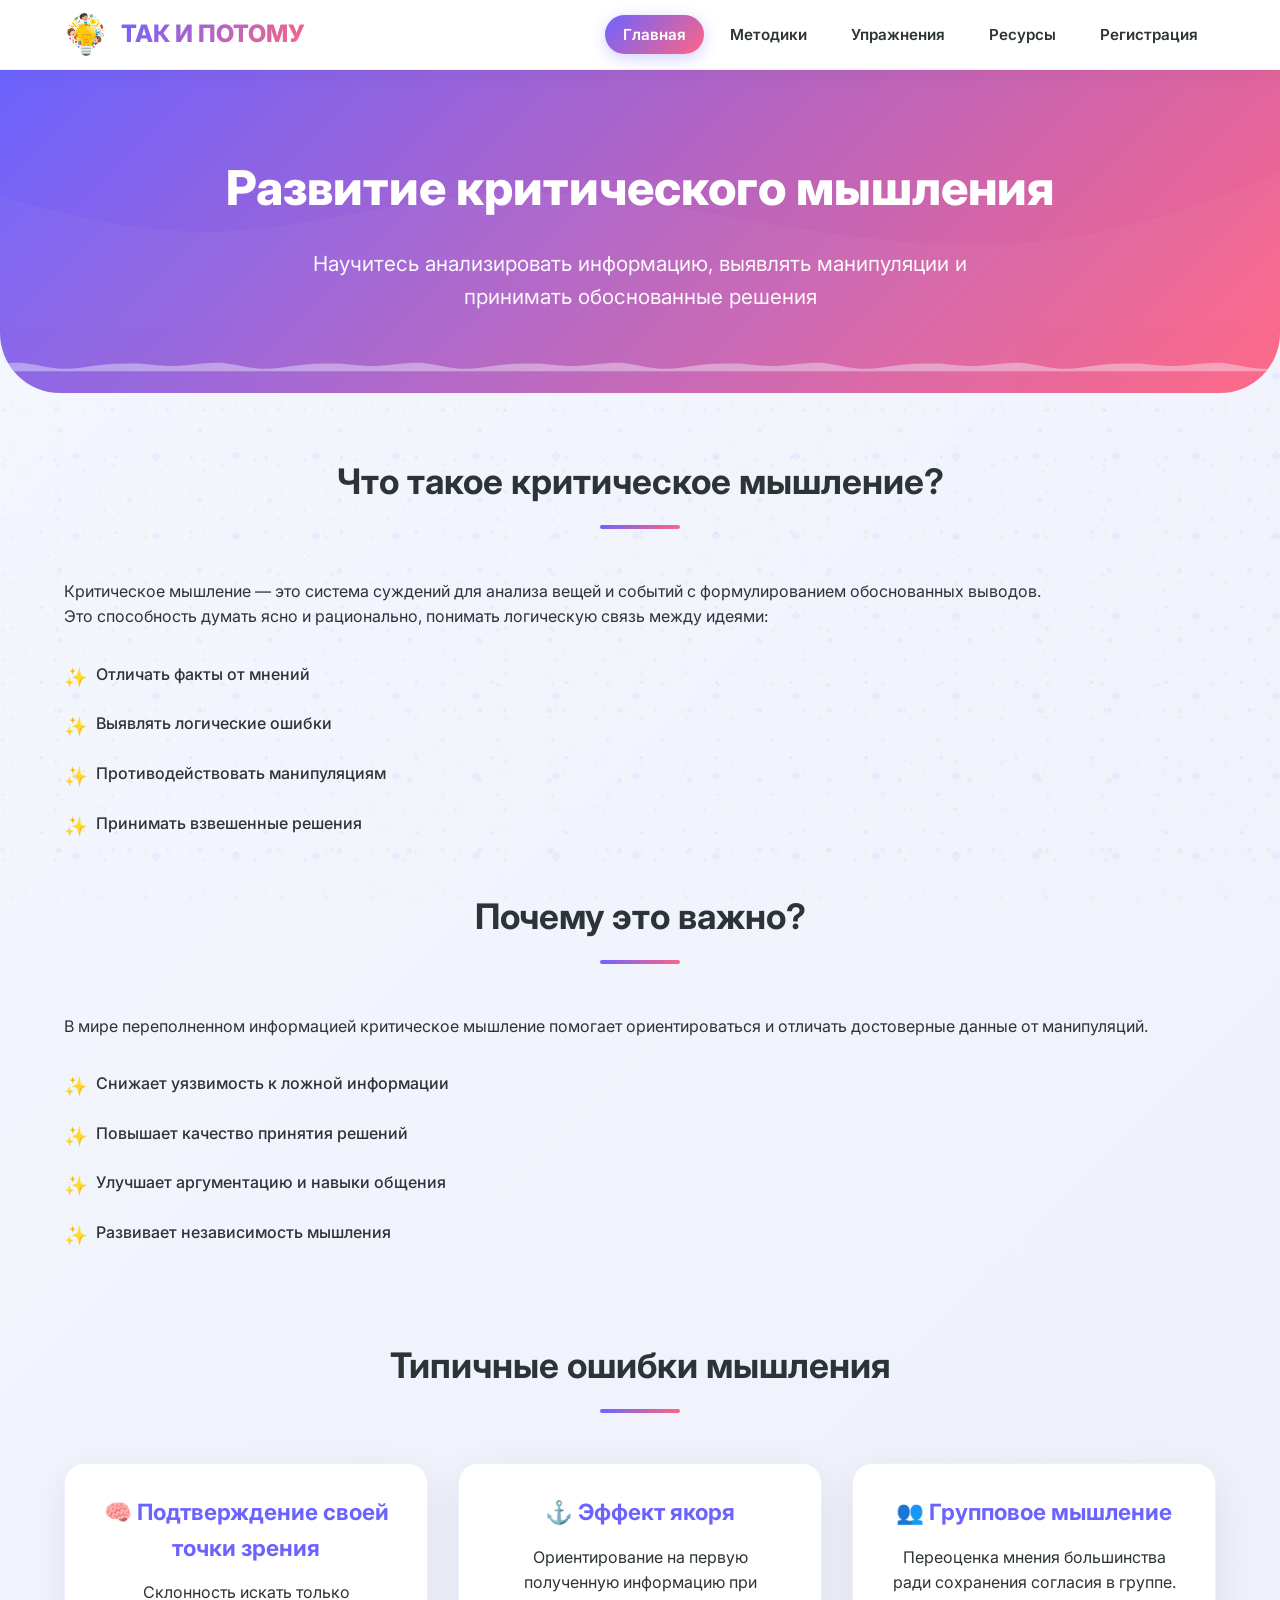
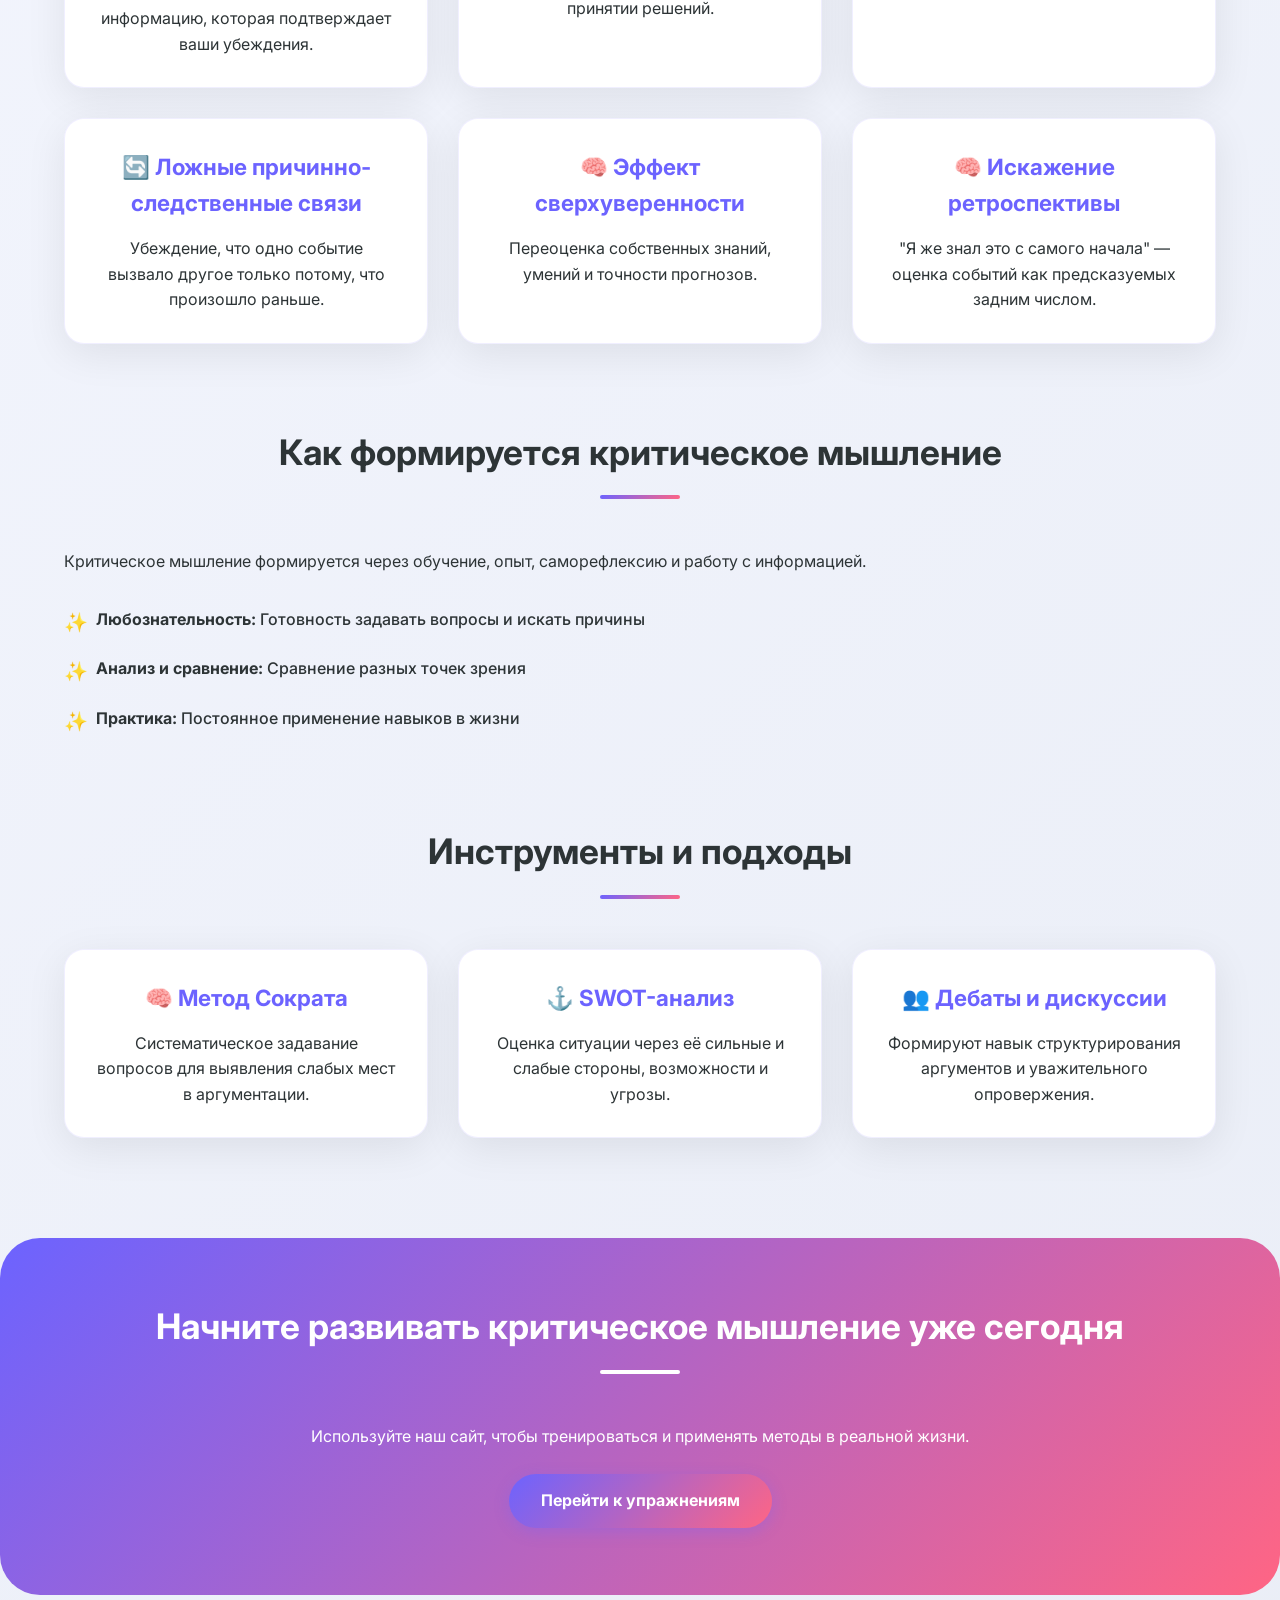
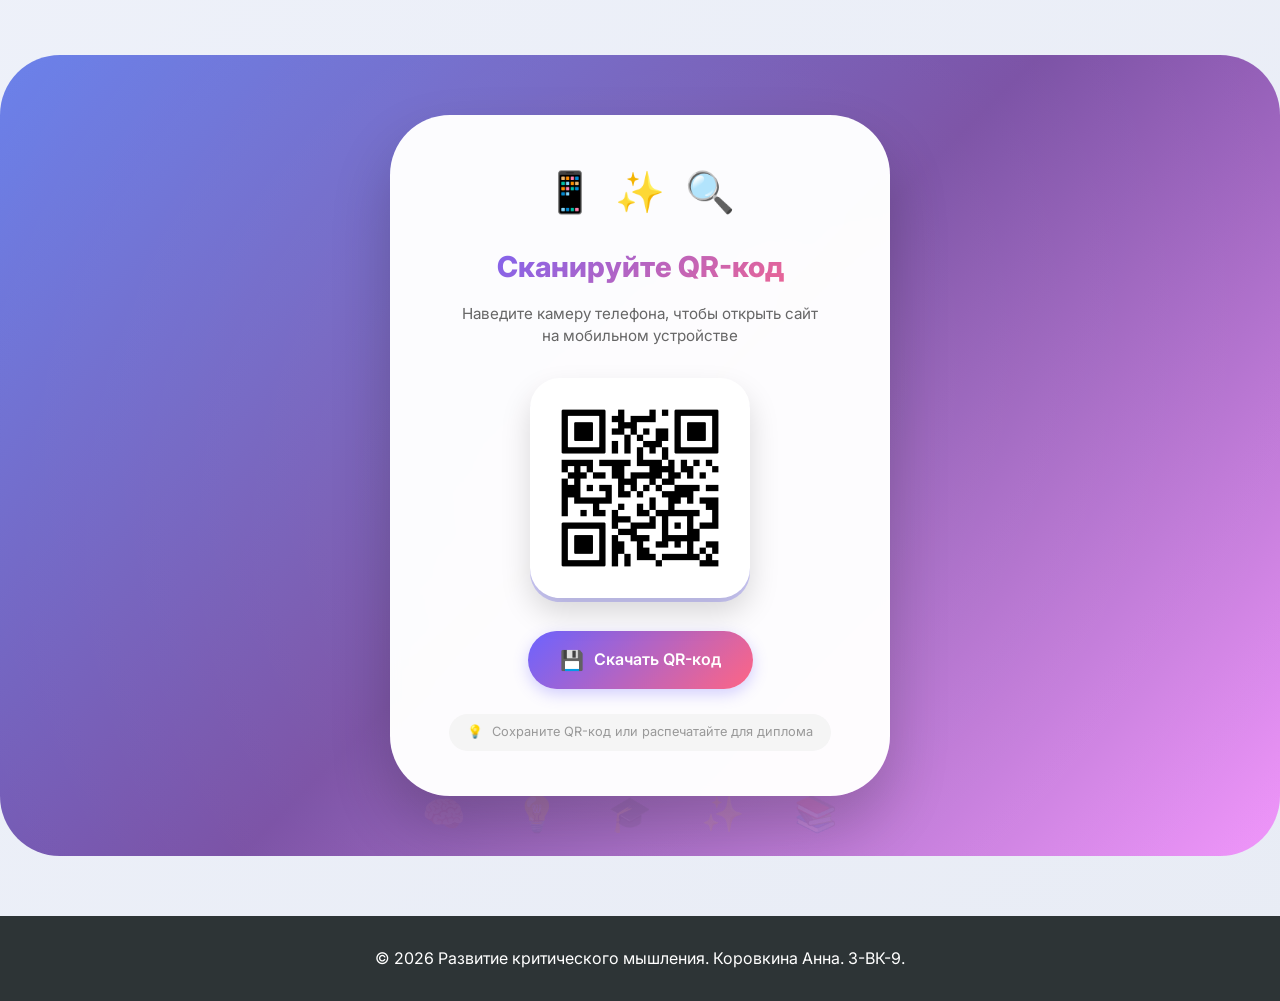
<file: index.html>
<!DOCTYPE html>
<html lang="ru">
<head>
    <meta charset="UTF-8">
    <meta name="viewport" content="width=device-width, initial-scale=1.0">
    <title>Главная | Критическое мышление</title>
    <link rel="stylesheet" href="style.css">
    <link rel="icon" href="brain-icon.png">
</head>
<body>
    <header class="header">
        <div class="container">
            <div class="logo">
                <img src="%D0%BB%D0%BE%D0%B3%D0%BE.jpg" alt="Логотип" class="logo-img">
                <h1>ТАК И ПОТОМУ</h1>
            </div>
            <nav class="nav">
                <ul class="nav-list">
                    <li><a href="index.html" class="active">Главная</a></li>
                    <li><a href="methods.html">Методики</a></li>
                    <li><a href="exercises.html">Упражнения</a></li>
                    <li><a href="resources.html">Ресурсы</a></li>
                    <li><a href="register.html">Регистрация</a></li>
                </ul>
            </nav>
        </div>
    </header>

    <main class="main">
        <section class="hero">
            <div class="container">
                <h2 class="hero-title">Развитие критического мышления</h2>
                <p class="hero-text">Научитесь анализировать информацию, выявлять манипуляции и принимать обоснованные решения</p>
            </div>
        </section>

        <section class="about">
            <div class="container">
                <h2 class="section-title">Что такое критическое мышление?</h2>
                <div class="about-content">
                    <div class="about-text">
                        <p>Критическое мышление — это система суждений для анализа вещей и событий с формулированием обоснованных выводов.</p>
                        <p>Это способность думать ясно и рационально, понимать логическую связь между идеями:</p>
                        <ul class="benefits-list">
                            <li>Отличать факты от мнений</li>
                            <li>Выявлять логические ошибки</li>
                            <li>Противодействовать манипуляциям</li>
                            <li>Принимать взвешенные решения</li>
                        </ul>
                    </div>
                </div>
            </div>
        </section>

        <section class="importance">
            <div class="container">
                <h2 class="section-title">Почему это важно?</h2>
                <p>В мире переполненном информацией критическое мышление помогает ориентироваться и отличать достоверные данные от манипуляций.</p>
                <ul class="benefits-list">
                    <li>Снижает уязвимость к ложной информации</li>
                    <li>Повышает качество принятия решений</li>
                    <li>Улучшает аргументацию и навыки общения</li>
                    <li>Развивает независимость мышления</li>
                </ul>
            </div>
        </section>

        <section class="biases">
    <div class="container">
        <h2 class="section-title">Типичные ошибки мышления</h2>
        <div class="features-grid">
            <div class="feature-card">
                <h3>Подтверждение своей точки зрения</h3>
                <p>Склонность искать только информацию, которая подтверждает ваши убеждения.</p>
            </div>
            <div class="feature-card">
                <h3>Эффект якоря</h3>
                <p>Ориентирование на первую полученную информацию при принятии решений.</p>
            </div>
            <div class="feature-card">
                <h3>Групповое мышление</h3>
                <p>Переоценка мнения большинства ради сохранения согласия в группе.</p>
            </div>
            <div class="feature-card">
                <h3>Ложные причинно-следственные связи</h3>
                <p>Убеждение, что одно событие вызвало другое только потому, что произошло раньше.</p>
            </div>
            <div class="feature-card">
                <h3>Эффект сверхуверенности</h3>
                <p>Переоценка собственных знаний, умений и точности прогнозов.</p>
            </div>
            <div class="feature-card">
                <h3>Искажение ретроспективы</h3>
                <p>"Я же знал это с самого начала" — оценка событий как предсказуемых задним числом.</p>
            </div>
        </div>
    </div>
</section>

        <section class="development">
            <div class="container">
                <h2 class="section-title">Как формируется критическое мышление</h2>
                <p>Критическое мышление формируется через обучение, опыт, саморефлексию и работу с информацией.</p>
                <ul class="benefits-list">
                    <li><strong>Любознательность:</strong> Готовность задавать вопросы и искать причины</li>
                    <li><strong>Анализ и сравнение:</strong> Сравнение разных точек зрения</li>
                    <li><strong>Практика:</strong> Постоянное применение навыков в жизни</li>
                </ul>
            </div>
        </section>

        <section class="tools">
            <div class="container">
                <h2 class="section-title">Инструменты и подходы</h2>
                <div class="features-grid">
                    <div class="feature-card">
                        <h3>Метод Сократа</h3>
                        <p>Систематическое задавание вопросов для выявления слабых мест в аргументации.</p>
                    </div>
                    <div class="feature-card">
                        <h3>SWOT-анализ</h3>
                        <p>Оценка ситуации через её сильные и слабые стороны, возможности и угрозы.</p>
                    </div>
                    <div class="feature-card">
                        <h3>Дебаты и дискуссии</h3>
                        <p>Формируют навык структурирования аргументов и уважительного опровержения.</p>
                    </div>
                </div>
            </div>
        </section>

        <section class="call-to-action">
            <div class="container">
                <h2 class="section-title">Начните развивать критическое мышление уже сегодня</h2>
                <p>Используйте наш сайт, чтобы тренироваться и применять методы в реальной жизни.</p>
                <a href="exercises.html" class="cta-button">Перейти к упражнениям</a>
            </div>
        </section>
    </main>
<!-- Секция с QR-кодом -->
<section class="qr-section">
    <div class="container">
        <div class="qr-center">
            <div class="qr-glow"></div>
            <div class="qr-content">
                <div class="qr-icon-animation">
                    <span>📱</span>
                    <span>✨</span>
                    <span>🔍</span>
                </div>
                <h2 class="qr-heading">Сканируйте QR-код</h2>
                <p class="qr-description">Наведите камеру телефона, чтобы открыть сайт<br>на мобильном устройстве</p>
                
                <div class="qr-image-wrapper">
                    <img src="qrcode.png" alt="QR-код сайта" class="qr-image">
                    <div class="qr-pulse"></div>
                </div>
                
                <a href="qrcode.png" download="qrcode-site.png" class="qr-download-btn">
                    <span>💾</span> Скачать QR-код
                </a>
                
                <p class="qr-hint">
                    <span>💡</span> Сохраните QR-код или распечатайте для диплома
                </p>
            </div>
        </div>
    </div>
</section>
    <footer class="footer">
        <div class="container">
            <p>&copy; 2026 Развитие критического мышления. Коровкина Анна. 3-ВК-9.</p>
        </div>
    </footer>
    
    <script src="script.js"></script>
    
</body>
</html>
</file>
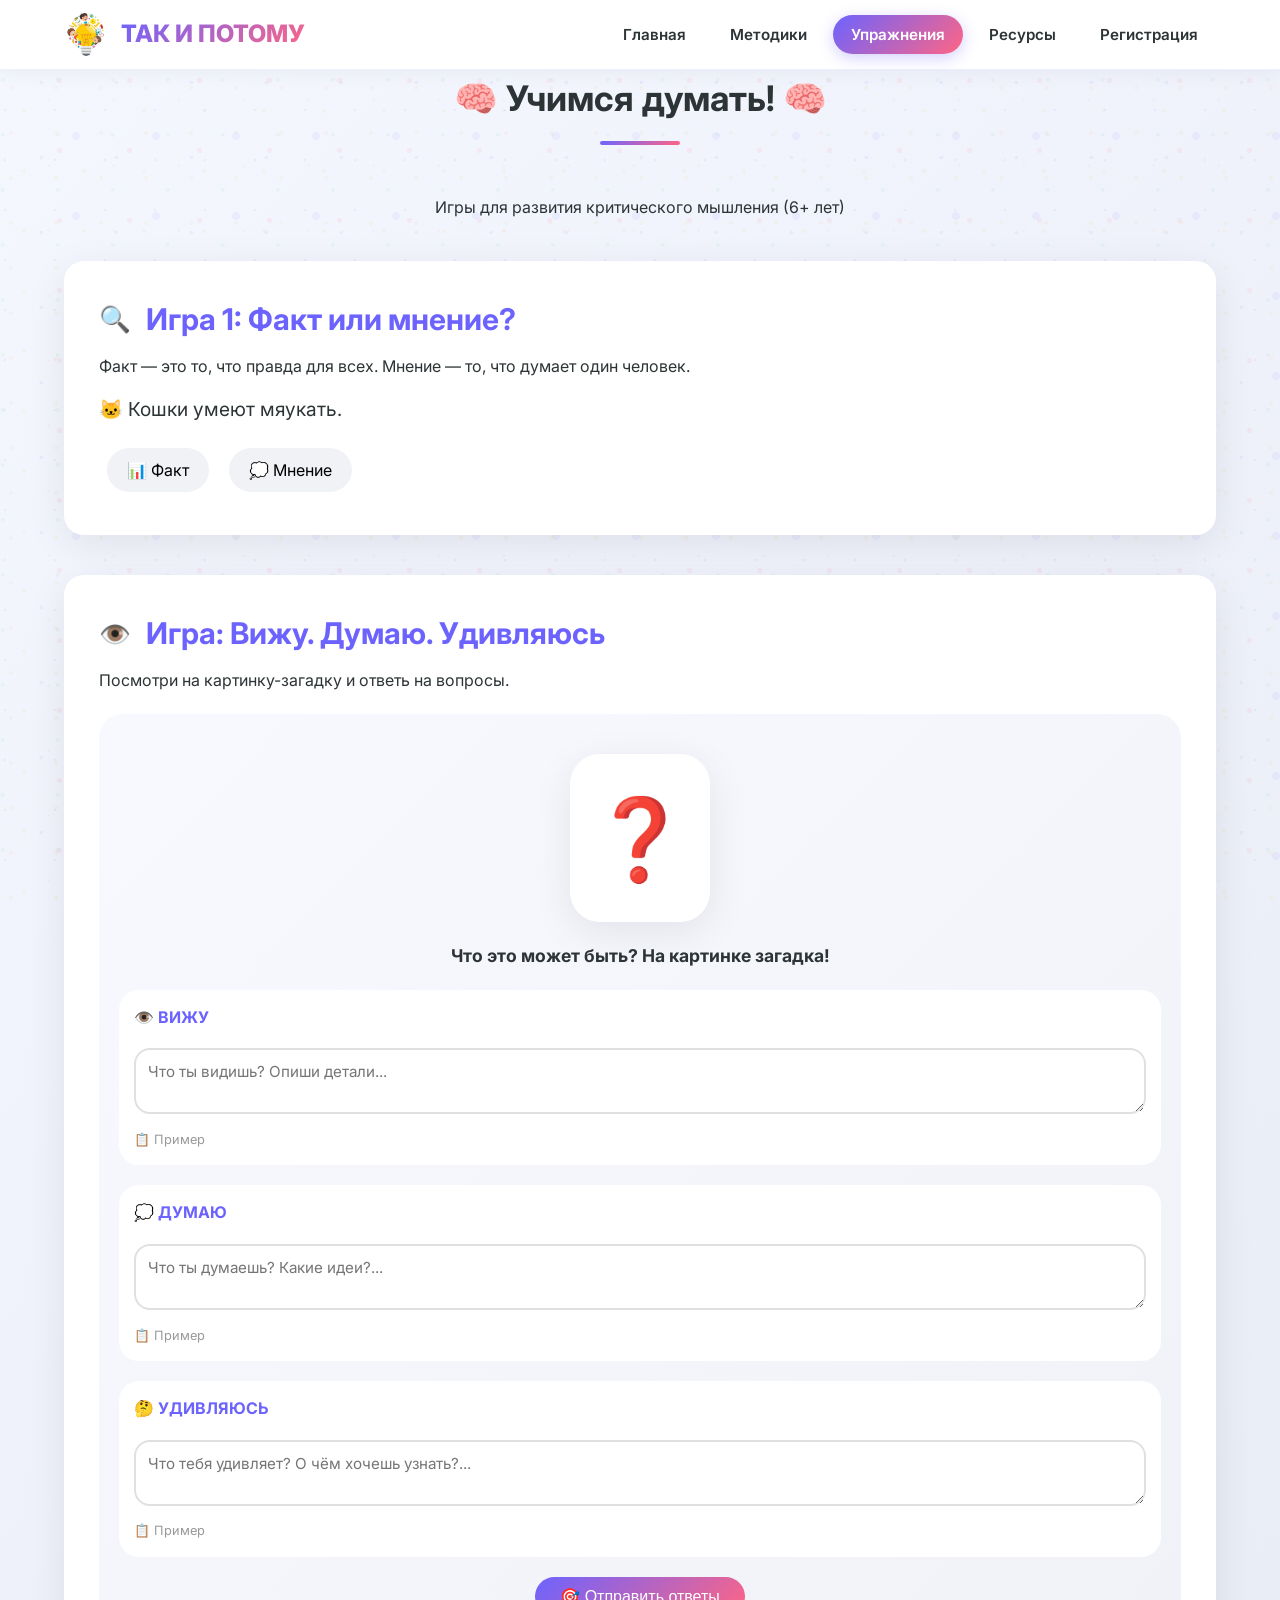
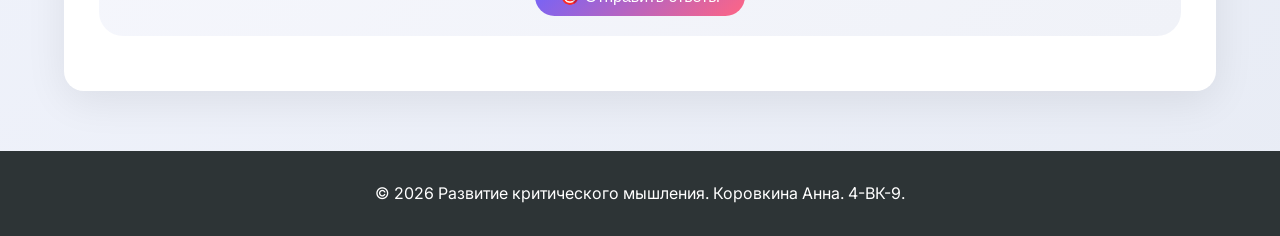
<file: exercises.html>
<!DOCTYPE html>
<html lang="ru">
<head>
    <meta charset="UTF-8">
    <meta name="viewport" content="width=device-width, initial-scale=1.0">
    <title>Упражнения | Критическое мышление</title>
    <link rel="stylesheet" href="style.css">
    <link rel="icon" href="brain-icon.png">
    <style>
        /* Дополнительные стили только для игр */
        .game-card {
            background: var(--white);
            padding: 35px;
            border-radius: var(--border-radius);
            box-shadow: var(--box-shadow);
            margin-bottom: 40px;
            transition: var(--transition);
        }
        .game-card:hover {
            transform: translateY(-5px);
            box-shadow: var(--box-shadow-hover);
        }
        .game-title {
            font-size: 1.6rem;
            color: var(--primary);
            margin-bottom: 10px;
            display: flex;
            align-items: center;
            gap: 15px;
        }
        .simple-option {
            background: var(--gray);
            padding: 12px 20px;
            border-radius: 60px;
            margin: 8px;
            cursor: pointer;
            display: inline-block;
            transition: all 0.2s;
            border: none;
            font-family: inherit;
            font-size: 1rem;
        }
        .simple-option:hover { background: #e0e0e0; transform: scale(1.02); }
        .simple-btn {
            background: var(--gradient-primary);
            color: white;
            border: none;
            padding: 10px 25px;
            border-radius: 40px;
            font-size: 1rem;
            cursor: pointer;
            margin-top: 15px;
            transition: var(--transition);
        }
        .simple-btn:hover {
            transform: translateY(-2px);
            box-shadow: 0 5px 15px rgba(108,99,255,0.3);
        }
        .feedback-good { background: #d4edda; color: #155724; padding: 12px; border-radius: 12px; margin-top: 15px; display: none; }
        .feedback-bad { background: #f8d7da; color: #721c24; padding: 12px; border-radius: 12px; margin-top: 15px; display: none; }
        .story-text {
            background: var(--gray);
            padding: 20px;
            border-radius: var(--border-radius-sm);
            margin: 15px 0;
            font-size: 1.1rem;
            line-height: 1.5;
            border-left: 5px solid var(--primary);
        }
        
        /* Стили для игры "Вижу. Думаю. Удивляюсь" */
        .see-think-wonder-card {
            background: linear-gradient(135deg, #f8f9ff, #f0f2f8);
            border-radius: 24px;
            padding: 20px;
            margin: 20px 0;
            text-align: center;
        }
        .see-think-wonder-image {
            font-size: 5rem;
            margin: 20px 0;
            padding: 20px;
            background: white;
            border-radius: 30px;
            display: inline-block;
            box-shadow: var(--box-shadow);
        }
        .stw-questions {
            display: flex;
            flex-direction: column;
            gap: 20px;
            margin-top: 20px;
        }
        .stw-question {
            background: white;
            border-radius: 20px;
            padding: 15px;
            text-align: left;
        }
        .stw-question h4 {
            color: var(--primary);
            margin-bottom: 10px;
            display: flex;
            align-items: center;
            gap: 10px;
        }
        .stw-input {
            width: 100%;
            padding: 12px;
            border: 2px solid #e0e0e0;
            border-radius: 16px;
            font-family: inherit;
            font-size: 0.95rem;
            resize: vertical;
            margin-top: 8px;
        }
        .stw-input:focus {
            outline: none;
            border-color: var(--primary);
        }
        .stw-example {
            font-size: 0.8rem;
            color: #999;
            margin-top: 8px;
            cursor: pointer;
        }
        .stw-example:hover {
            color: var(--primary);
        }
    </style>
</head>
<body>
    <header class="header">
        <div class="container">
            <div class="logo">
                <img src="лого.jpg" alt="Логотип" class="logo-img">
                <h1>ТАК И ПОТОМУ</h1>
            </div>
            <nav class="nav">
                <ul class="nav-list">
                    <li><a href="index.html">Главная</a></li>
                    <li><a href="methods.html">Методики</a></li>
                    <li><a href="exercises.html" class="active">Упражнения</a></li>
                    <li><a href="resources.html">Ресурсы</a></li>
                    <li><a href="register.html">Регистрация</a></li>
                </ul>
            </nav>
        </div>
    </header>

    <main class="main">
        <div class="container">
            <h2 class="section-title">🧠 Учимся думать! 🧠</h2>
            <p style="text-align: center; margin-bottom: 40px;">Игры для развития критического мышления (6+ лет)</p>

            <!-- ИГРА 1: ФАКТ ИЛИ МНЕНИЕ -->
            <div class="game-card" id="game1Card">
                <div class="game-title"><span>🔍</span> <h3>Игра 1: Факт или мнение?</h3></div>
                <p>Факт — это то, что правда для всех. Мнение — то, что думает один человек.</p>
                <div id="game1Question" style="font-size: 1.2rem; margin: 15px 0;"></div>
                <div><button class="simple-option" data-ans="fact">📊 Факт</button> <button class="simple-option" data-ans="opinion">💭 Мнение</button></div>
                <div id="game1Feedback" class="feedback-good"></div>
                <div id="game1FeedbackBad" class="feedback-bad"></div>
                <button id="game1Next" class="simple-btn" style="display: none;">➡️ Следующий</button>
            </div>

            <!-- ИГРА 2: ВЕРЮ - НЕ ВЕРЮ -->
            <div class="game-card" id="game2Card">
                <div class="game-title"><span>🤔</span> <h3>Игра 2: Верю - не верю</h3></div>
                <p>Правда это или выдумка? Нажми на правильный ответ.</p>
                <div id="game2Question" style="font-size: 1.2rem; margin: 15px 0;"></div>
                <div><button class="simple-option" data-ans="true">✅ Верю</button> <button class="simple-option" data-ans="false">❌ Не верю</button></div>
                <div id="game2Feedback" class="feedback-good"></div>
                <div id="game2FeedbackBad" class="feedback-bad"></div>
                <button id="game2Next" class="simple-btn" style="display: none;">➡️ Следующий</button>
            </div>

            <!-- ИГРА 3: ПОЧЕМУ? -->
            <div class="game-card" id="game3Card">
                <div class="game-title"><span>❓</span> <h3>Игра 3: Почему это случилось?</h3></div>
                <p>Прочитай историю и выбери правильную причину.</p>
                <div id="game3Story" class="story-text"></div>
                <div id="game3Options" style="display: flex; gap: 10px; flex-wrap: wrap; justify-content: center;"></div>
                <div id="game3Feedback" class="feedback-good"></div>
                <div id="game3FeedbackBad" class="feedback-bad"></div>
                <button id="game3Next" class="simple-btn" style="display: none;">➡️ Дальше</button>
            </div>

            <!-- ИГРА 4: ЧТО ОБЩЕЕ? -->
            <div class="game-card" id="game4Card">
                <div class="game-title"><span>🔗</span> <h3>Игра 4: Что их объединяет?</h3></div>
                <p>Найди, что общего у этих предметов.</p>
                <div id="game4Items" style="font-size: 3rem; text-align: center; margin: 15px 0;"></div>
                <div id="game4Options" style="display: flex; gap: 10px; flex-wrap: wrap; justify-content: center;"></div>
                <div id="game4Feedback" class="feedback-good"></div>
                <div id="game4FeedbackBad" class="feedback-bad"></div>
                <button id="game4Next" class="simple-btn" style="display: none;">➡️ Следующее</button>
            </div>

            <!-- ИГРА 5: ПРАВДА ИЛИ ОБМАН? -->
            <div class="game-card" id="game5Card">
                <div class="game-title"><span>⚠️</span> <h3>Игра 5: Правда или обман?</h3></div>
                <p>Может ли такое быть на самом деле?</p>
                <div id="game5Question" style="font-size: 1.2rem; margin: 15px 0;"></div>
                <div><button class="simple-option" data-ans="true">✅ Может быть</button> <button class="simple-option" data-ans="false">❌ Обман</button></div>
                <div id="game5Feedback" class="feedback-good"></div>
                <div id="game5FeedbackBad" class="feedback-bad"></div>
                <button id="game5Next" class="simple-btn" style="display: none;">➡️ Следующий</button>
            </div>

            <!-- ИГРА 6: ЧТО ЛИШНЕЕ? -->
            <div class="game-card" id="game6Card">
                <div class="game-title"><span>🧩</span> <h3>Игра 6: Что лишнее?</h3></div>
                <p>Найди предмет, который не подходит к остальным.</p>
                <div id="game6Items" style="font-size: 2.5rem; text-align: center; margin: 15px 0; display: flex; gap: 15px; justify-content: center; flex-wrap: wrap;"></div>
                <div id="game6Feedback" class="feedback-good"></div>
                <div id="game6FeedbackBad" class="feedback-bad"></div>
                <button id="game6Next" class="simple-btn" style="display: none;">➡️ Следующий</button>
            </div>

            <!-- ИГРА 7: КТО ПРАВ? -->
            <div class="game-card" id="game7Card">
                <div class="game-title"><span>👥</span> <h3>Игра 7: Кто прав?</h3></div>
                <p>Прочитай спор двух друзей. Кто рассуждает правильно?</p>
                <div id="game7Story" class="story-text"></div>
                <div id="game7Options" style="display: flex; gap: 10px; flex-wrap: wrap; justify-content: center;"></div>
                <div id="game7Feedback" class="feedback-good"></div>
                <div id="game7FeedbackBad" class="feedback-bad"></div>
                <button id="game7Next" class="simple-btn" style="display: none;">➡️ Дальше</button>
            </div>

            <!-- ИГРА 8: ЧТО БУДЕТ ДАЛЬШЕ? -->
            <div class="game-card" id="game8Card">
                <div class="game-title"><span>🔮</span> <h3>Игра 8: Что будет дальше?</h3></div>
                <p>Придумай логичное продолжение истории.</p>
                <div id="game8Story" class="story-text"></div>
                <div id="game8Options" style="display: flex; gap: 10px; flex-wrap: wrap; justify-content: center;"></div>
                <div id="game8Feedback" class="feedback-good"></div>
                <div id="game8FeedbackBad" class="feedback-bad"></div>
                <button id="game8Next" class="simple-btn" style="display: none;">➡️ Дальше</button>
            </div>

            <!-- ИГРА 9: ВИЖУ. ДУМАЮ. УДИВЛЯЮСЬ -->
            <div class="game-card" id="game9Card">
                <div class="game-title"><span>👁️</span> <h3>Игра: Вижу. Думаю. Удивляюсь</h3></div>
                <p>Посмотри на картинку-загадку и ответь на вопросы.</p>
                <div id="game9Container"></div>
                <div id="game9Feedback" class="feedback-good"></div>
                <div id="game9FeedbackBad" class="feedback-bad"></div>
                <button id="game9Next" class="simple-btn" style="display: none;">➡️ Дальше</button>
            </div>

            <!-- ФИНИШ -->
            <div class="game-card" style="text-align: center;" id="finishCard">
                <div class="game-title" style="justify-content: center;"><span>🏆</span><h3>Молодец!</h3></div>
                <p>Ты научился мыслить как настоящий детектив! 🕵️‍♂️</p>
            </div>
        </div>
    </main>

    <footer class="footer">
        <div class="container">
            <p>&copy; 2026 Развитие критического мышления. Коровкина Анна. 4-ВК-9.</p>
        </div>
    </footer>

    <script src="script.js"></script>
    <script>
        // Вся логика игр вынесена сюда, чтобы не конфликтовать с основным script.js
        (function() {
            function showResult(elementGood, elementBad, isCorrect, goodMessage, badMessage) {
                if (isCorrect) {
                    elementGood.innerHTML = goodMessage;
                    elementGood.style.display = 'block';
                    elementBad.style.display = 'none';
                } else {
                    elementBad.innerHTML = badMessage;
                    elementBad.style.display = 'block';
                    elementGood.style.display = 'none';
                }
            }

            // ИГРА 1
            const game1Data = [
                { text: "🐱 Кошки умеют мяукать.", correct: "fact", explanation: "Это факт! Все кошки мяукают." },
                { text: "🍦 Мороженое — самая вкусная еда.", correct: "opinion", explanation: "Это мнение! Кому-то вкуснее пицца." },
                { text: "☀️ Солнце встаёт утром.", correct: "fact", explanation: "Это факт! Солнце встаёт каждое утро." },
                { text: "🎨 Синий цвет — самый красивый.", correct: "opinion", explanation: "Это мнение!" },
            ];
            let game1Index = 0, game1Done = false;
            const g1Good = document.getElementById('game1Feedback');
            const g1Bad = document.getElementById('game1FeedbackBad');
            function renderGame1() {
                document.getElementById('game1Question').innerHTML = game1Data[game1Index].text;
                game1Done = false;
                g1Good.style.display = 'none'; g1Bad.style.display = 'none';
                document.getElementById('game1Next').style.display = 'none';
            }
            function checkGame1(ans) {
                if (game1Done) return;
                const q = game1Data[game1Index];
                const isCorrect = (ans === q.correct);
                showResult(g1Good, g1Bad, isCorrect, `✅ Правильно! ${q.explanation}`, `❌ Неправильно! ${q.explanation}`);
                game1Done = true;
                document.getElementById('game1Next').style.display = 'inline-block';
            }
            function nextGame1() {
                game1Index++;
                if (game1Index < game1Data.length) renderGame1();
                else { document.getElementById('game1Card').style.display = 'none'; renderGame2(); }
            }
            document.querySelectorAll('#game1Question + div .simple-option').forEach(btn => btn.onclick = () => checkGame1(btn.dataset.ans));
            document.getElementById('game1Next').onclick = nextGame1;
            
            // ИГРА 2
            const game2Data = [
                { text: "🐟 Рыбы умеют летать.", correct: false, explanation: "Рыбы плавают в воде." },
                { text: "❄️ Зимой идёт снег.", correct: true, explanation: "Зимой выпадает снег." },
                { text: "🐄 Коровы дают шоколадное молоко.", correct: false, explanation: "Коровы дают белое молоко." },
                { text: "☀️ Солнце светит днём.", correct: true, explanation: "Солнце светит днём." },
                { text: "🍕 Пицца растёт на дереве.", correct: false, explanation: "Пиццу делают из теста." },
            ];
            let game2Index = 0, game2Done = false;
            const g2Good = document.getElementById('game2Feedback');
            const g2Bad = document.getElementById('game2FeedbackBad');
            function renderGame2() {
                document.getElementById('game2Question').innerHTML = game2Data[game2Index].text;
                game2Done = false;
                g2Good.style.display = 'none'; g2Bad.style.display = 'none';
                document.getElementById('game2Next').style.display = 'none';
                document.getElementById('game2Card').style.display = 'block';
            }
            function checkGame2(ans) {
                if (game2Done) return;
                const q = game2Data[game2Index];
                const isCorrect = (ans === 'true' && q.correct === true) || (ans === 'false' && q.correct === false);
                showResult(g2Good, g2Bad, isCorrect, `✅ Правильно! ${q.explanation}`, `❌ Неправильно! ${q.explanation}`);
                game2Done = true;
                document.getElementById('game2Next').style.display = 'inline-block';
            }
            function nextGame2() {
                game2Index++;
                if (game2Index < game2Data.length) renderGame2();
                else { document.getElementById('game2Card').style.display = 'none'; renderGame3(); }
            }
            document.querySelectorAll('#game2Question + div .simple-option').forEach(btn => btn.onclick = () => checkGame2(btn.dataset.ans));
            document.getElementById('game2Next').onclick = nextGame2;
            
            // ИГРА 3
            const game3Data = [
                { story: "🌧️ Маша взяла зонтик.", options: ["Был дождь ☔", "Хотела поиграть", "Был ветер"], correct: 0, explanation: "Зонтик берут, когда дождь." },
                { story: "❄️ Вова надел тёплую куртку.", options: ["Было жарко", "На улице холодно ❄️", "Куртка красивая"], correct: 1, explanation: "Куртку надевают, когда холодно." },
                { story: "🐱 Котёнок мяукает у миски.", options: ["Хочет спать", "Хочет есть 🐟", "Играет"], correct: 1, explanation: "Котёнок хочет есть." },
            ];
            let game3Index = 0, game3Done = false;
            const g3Good = document.getElementById('game3Feedback');
            const g3Bad = document.getElementById('game3FeedbackBad');
            function renderGame3() {
                const q = game3Data[game3Index];
                document.getElementById('game3Story').innerHTML = q.story;
                const container = document.getElementById('game3Options');
                container.innerHTML = '';
                q.options.forEach((opt, idx) => {
                    const btn = document.createElement('button');
                    btn.textContent = opt;
                    btn.className = 'simple-option';
                    btn.onclick = () => {
                        if (game3Done) return;
                        const isCorrect = (idx === q.correct);
                        showResult(g3Good, g3Bad, isCorrect, `✅ ${q.explanation}`, `❌ ${q.explanation}`);
                        game3Done = true;
                        document.getElementById('game3Next').style.display = 'inline-block';
                    };
                    container.appendChild(btn);
                });
                game3Done = false;
                g3Good.style.display = 'none'; g3Bad.style.display = 'none';
                document.getElementById('game3Next').style.display = 'none';
                document.getElementById('game3Card').style.display = 'block';
            }
            document.getElementById('game3Next').onclick = () => { game3Index++; if (game3Index < game3Data.length) renderGame3(); else { document.getElementById('game3Card').style.display = 'none'; renderGame4(); } };
            
            // ИГРА 4
            const game4Data = [
                { items: "🍎 🍌 🍒", options: ["🍎 Фрукты", "🥕 Овощи", "🧸 Игрушки"], correct: 0, explanation: "Это фрукты!" },
                { items: "🐱 🐶 🐭", options: ["🦅 Птицы", "🐱 Животные", "🐜 Насекомые"], correct: 1, explanation: "Это животные!" },
                { items: "✏️ 📖 🎒", options: ["🍕 Еда", "🧸 Игрушки", "✏️ Школа"], correct: 2, explanation: "Это для школы!" },
            ];
            let game4Index = 0, game4Done = false;
            const g4Good = document.getElementById('game4Feedback');
            const g4Bad = document.getElementById('game4FeedbackBad');
            function renderGame4() {
                const q = game4Data[game4Index];
                document.getElementById('game4Items').innerHTML = q.items;
                const container = document.getElementById('game4Options');
                container.innerHTML = '';
                q.options.forEach((opt, idx) => {
                    const btn = document.createElement('button');
                    btn.textContent = opt;
                    btn.className = 'simple-option';
                    btn.onclick = () => {
                        if (game4Done) return;
                        const isCorrect = (idx === q.correct);
                        showResult(g4Good, g4Bad, isCorrect, `✅ ${q.explanation}`, `❌ ${q.explanation}`);
                        game4Done = true;
                        document.getElementById('game4Next').style.display = 'inline-block';
                    };
                    container.appendChild(btn);
                });
                game4Done = false;
                g4Good.style.display = 'none'; g4Bad.style.display = 'none';
                document.getElementById('game4Next').style.display = 'none';
                document.getElementById('game4Card').style.display = 'block';
            }
            document.getElementById('game4Next').onclick = () => { game4Index++; if (game4Index < game4Data.length) renderGame4(); else { document.getElementById('game4Card').style.display = 'none'; renderGame5(); } };
            
            // ИГРА 5
            const game5Data = [
                { text: "🐟 Рыбы умеют летать", correct: false, explanation: "Рыбы плавают." },
                { text: "❄️ Зимой идёт снег", correct: true, explanation: "Зимой снег." },
                { text: "🐕 Собаки умеют лаять", correct: true, explanation: "Собаки лают." },
                { text: "👤 Человек дышит под водой", correct: false, explanation: "Нужен акваланг." },
            ];
            let game5Index = 0, game5Done = false;
            const g5Good = document.getElementById('game5Feedback');
            const g5Bad = document.getElementById('game5FeedbackBad');
            function renderGame5() {
                document.getElementById('game5Question').innerHTML = game5Data[game5Index].text;
                game5Done = false;
                g5Good.style.display = 'none'; g5Bad.style.display = 'none';
                document.getElementById('game5Next').style.display = 'none';
                document.getElementById('game5Card').style.display = 'block';
            }
            function checkGame5(ans) {
                if (game5Done) return;
                const q = game5Data[game5Index];
                const isCorrect = (ans === 'true' && q.correct === true) || (ans === 'false' && q.correct === false);
                showResult(g5Good, g5Bad, isCorrect, `✅ ${q.explanation}`, `❌ ${q.explanation}`);
                game5Done = true;
                document.getElementById('game5Next').style.display = 'inline-block';
            }
            function nextGame5() {
                game5Index++;
                if (game5Index < game5Data.length) renderGame5();
                else { document.getElementById('game5Card').style.display = 'none'; renderGame6(); }
            }
            document.querySelectorAll('#game5Question + div .simple-option').forEach(btn => btn.onclick = () => checkGame5(btn.dataset.ans));
            document.getElementById('game5Next').onclick = nextGame5;
            
            // ИГРА 6
            const game6Data = [
                { items: ["🍎", "🍌", "🍒", "✏️"], correct: 3, explanation: "Лишняя ручка!" },
                { items: ["🐱", "🐶", "🐭", "☁️"], correct: 3, explanation: "Лишнее облако!" },
                { items: ["🚗", "🚲", "✈️", "🐘"], correct: 3, explanation: "Лишний слон!" },
            ];
            let game6Index = 0, game6Done = false;
            const g6Good = document.getElementById('game6Feedback');
            const g6Bad = document.getElementById('game6FeedbackBad');
            function renderGame6() {
                const q = game6Data[game6Index];
                const container = document.getElementById('game6Items');
                container.innerHTML = '';
                q.items.forEach((item, idx) => {
                    const btn = document.createElement('button');
                    btn.textContent = item;
                    btn.style.cssText = 'font-size: 2.5rem; background: #f0f0f0; border: none; border-radius: 20px; padding: 15px; cursor: pointer; margin: 5px;';
                    btn.onclick = () => {
                        if (game6Done) return;
                        const isCorrect = (idx === q.correct);
                        showResult(g6Good, g6Bad, isCorrect, `✅ ${q.explanation}`, `❌ ${q.explanation}`);
                        game6Done = true;
                        document.getElementById('game6Next').style.display = 'inline-block';
                    };
                    container.appendChild(btn);
                });
                game6Done = false;
                g6Good.style.display = 'none'; g6Bad.style.display = 'none';
                document.getElementById('game6Next').style.display = 'none';
                document.getElementById('game6Card').style.display = 'block';
            }
            document.getElementById('game6Next').onclick = () => { game6Index++; if (game6Index < game6Data.length) renderGame6(); else { document.getElementById('game6Card').style.display = 'none'; renderGame7(); } };
            
            // ИГРА 7
            const game7Data = [
                { story: "Маша: «Все кошки белые». Петя: «Бывают чёрные и рыжие».", options: ["Права Маша", "Прав Петя 🐱", "Оба правы"], correct: 1, explanation: "Прав Петя!" },
                { story: "Лена: «Красная шапка принесёт пятёрку». Дима: «Нужно учить уроки».", options: ["Права Лена", "Прав Дима 📚", "Оба правы"], correct: 1, explanation: "Прав Дима!" },
            ];
            let game7Index = 0, game7Done = false;
            const g7Good = document.getElementById('game7Feedback');
            const g7Bad = document.getElementById('game7FeedbackBad');
            function renderGame7() {
                const q = game7Data[game7Index];
                document.getElementById('game7Story').innerHTML = q.story;
                const container = document.getElementById('game7Options');
                container.innerHTML = '';
                q.options.forEach((opt, idx) => {
                    const btn = document.createElement('button');
                    btn.textContent = opt;
                    btn.className = 'simple-option';
                    btn.onclick = () => {
                        if (game7Done) return;
                        const isCorrect = (idx === q.correct);
                        showResult(g7Good, g7Bad, isCorrect, `✅ ${q.explanation}`, `❌ ${q.explanation}`);
                        game7Done = true;
                        document.getElementById('game7Next').style.display = 'inline-block';
                    };
                    container.appendChild(btn);
                });
                game7Done = false;
                g7Good.style.display = 'none'; g7Bad.style.display = 'none';
                document.getElementById('game7Next').style.display = 'none';
                document.getElementById('game7Card').style.display = 'block';
            }
            document.getElementById('game7Next').onclick = () => { game7Index++; if (game7Index < game7Data.length) renderGame7(); else { document.getElementById('game7Card').style.display = 'none'; renderGame8(); } };
            
            // ИГРА 8
            const game8Data = [
                { story: "Коля не сделал домашнее задание.", options: ["Похвалят", "Попросят сделать позже 📝", "Купят игрушку"], correct: 1, explanation: "Учитель попросит сделать." },
                { story: "Сильный дождь, Маша забыла зонт.", options: ["Промокнет ☔", "Высохнет", "Полетит"], correct: 0, explanation: "Без зонта промокнет." },
            ];
            let game8Index = 0, game8Done = false;
            const g8Good = document.getElementById('game8Feedback');
            const g8Bad = document.getElementById('game8FeedbackBad');
            function renderGame8() {
                const q = game8Data[game8Index];
                document.getElementById('game8Story').innerHTML = q.story;
                const container = document.getElementById('game8Options');
                container.innerHTML = '';
                q.options.forEach((opt, idx) => {
                    const btn = document.createElement('button');
                    btn.textContent = opt;
                    btn.className = 'simple-option';
                    btn.onclick = () => {
                        if (game8Done) return;
                        const isCorrect = (idx === q.correct);
                        showResult(g8Good, g8Bad, isCorrect, `✅ ${q.explanation}`, `❌ ${q.explanation}`);
                        game8Done = true;
                        document.getElementById('game8Next').style.display = 'inline-block';
                    };
                    container.appendChild(btn);
                });
                game8Done = false;
                g8Good.style.display = 'none'; g8Bad.style.display = 'none';
                document.getElementById('game8Next').style.display = 'none';
                document.getElementById('game8Card').style.display = 'block';
            }
            document.getElementById('game8Next').onclick = () => { game8Index++; if (game8Index < game8Data.length) renderGame8(); else { document.getElementById('game8Card').style.display = 'none'; renderGame9(); } };
            
            // ИГРА 9: ВИЖУ. ДУМАЮ. УДИВЛЯЮСЬ
            const game9Data = [
                { image: "❓", description: "Что это может быть? На картинке загадка!" },
                { image: "🌳✨", description: "Что происходит на этой картинке?" },
                { image: "🐜➡️🍃", description: "Куда движется муравей и зачем?" }
            ];
            let game9Index = 0, game9Completed = false;
            const g9Good = document.getElementById('game9Feedback');
            const g9Bad = document.getElementById('game9FeedbackBad');
            
            function renderGame9() {
                const q = game9Data[game9Index];
                const container = document.getElementById('game9Container');
                container.innerHTML = `
                    <div class="see-think-wonder-card">
                        <div class="see-think-wonder-image">${q.image}</div>
                        <p style="font-size: 1.1rem; margin-bottom: 15px;"><strong>${q.description}</strong></p>
                        <div class="stw-questions">
                            <div class="stw-question">
                                <h4>👁️ ВИЖУ</h4>
                                <textarea id="seeInput" class="stw-input" rows="2" placeholder="Что ты видишь? Опиши детали..."></textarea>
                                <div class="stw-example" onclick="document.getElementById('seeInput').value = 'Я вижу дерево, солнце и муравья.'">📋 Пример</div>
                            </div>
                            <div class="stw-question">
                                <h4>💭 ДУМАЮ</h4>
                                <textarea id="thinkInput" class="stw-input" rows="2" placeholder="Что ты думаешь? Какие идеи?..."></textarea>
                                <div class="stw-example" onclick="document.getElementById('thinkInput').value = 'Я думаю, муравей ищет еду.'">📋 Пример</div>
                            </div>
                            <div class="stw-question">
                                <h4>🤔 УДИВЛЯЮСЬ</h4>
                                <textarea id="wonderInput" class="stw-input" rows="2" placeholder="Что тебя удивляет? О чём хочешь узнать?..."></textarea>
                                <div class="stw-example" onclick="document.getElementById('wonderInput').value = 'Интересно, сколько муравьёв в муравейнике?'">📋 Пример</div>
                            </div>
                        </div>
                        <button id="submitStw" class="simple-btn" style="margin-top: 20px;">🎯 Отправить ответы</button>
                    </div>
                `;
                document.getElementById('submitStw').onclick = () => {
                    const see = document.getElementById('seeInput')?.value.trim() || '';
                    const think = document.getElementById('thinkInput')?.value.trim() || '';
                    const wonder = document.getElementById('wonderInput')?.value.trim() || '';
                    if (see && think && wonder) {
                        showResult(g9Good, g9Bad, true, '🎉 Отлично! Ты хорошо понаблюдал(а) и подумал(а)!', '');
                        game9Completed = true;
                        document.getElementById('game9Next').style.display = 'inline-block';
                    } else {
                        showResult(g9Good, g9Bad, false, '', '⚠️ Заполни все три поля!');
                    }
                };
                game9Completed = false;
                g9Good.style.display = 'none'; g9Bad.style.display = 'none';
                document.getElementById('game9Next').style.display = 'none';
                document.getElementById('game9Card').style.display = 'block';
            }
            function nextGame9() {
                game9Index++;
                if (game9Index < game9Data.length) renderGame9();
                else { document.getElementById('game9Card').style.display = 'none'; document.getElementById('finishCard').style.display = 'block'; }
            }
            document.getElementById('game9Next').onclick = nextGame9;
            
            // ЗАПУСК
            document.getElementById('game1Card').style.display = 'block';
            document.getElementById('game2Card').style.display = 'none';
            document.getElementById('game3Card').style.display = 'none';
            document.getElementById('game4Card').style.display = 'none';
            document.getElementById('game5Card').style.display = 'none';
            document.getElementById('game6Card').style.display = 'none';
            document.getElementById('game7Card').style.display = 'none';
            document.getElementById('game8Card').style.display = 'none';
            document.getElementById('game9Card').style.display = 'none';
            document.getElementById('finishCard').style.display = 'none';
            renderGame1();
            renderGame9();
        })();
    </script>
</body>
</html>
</file>
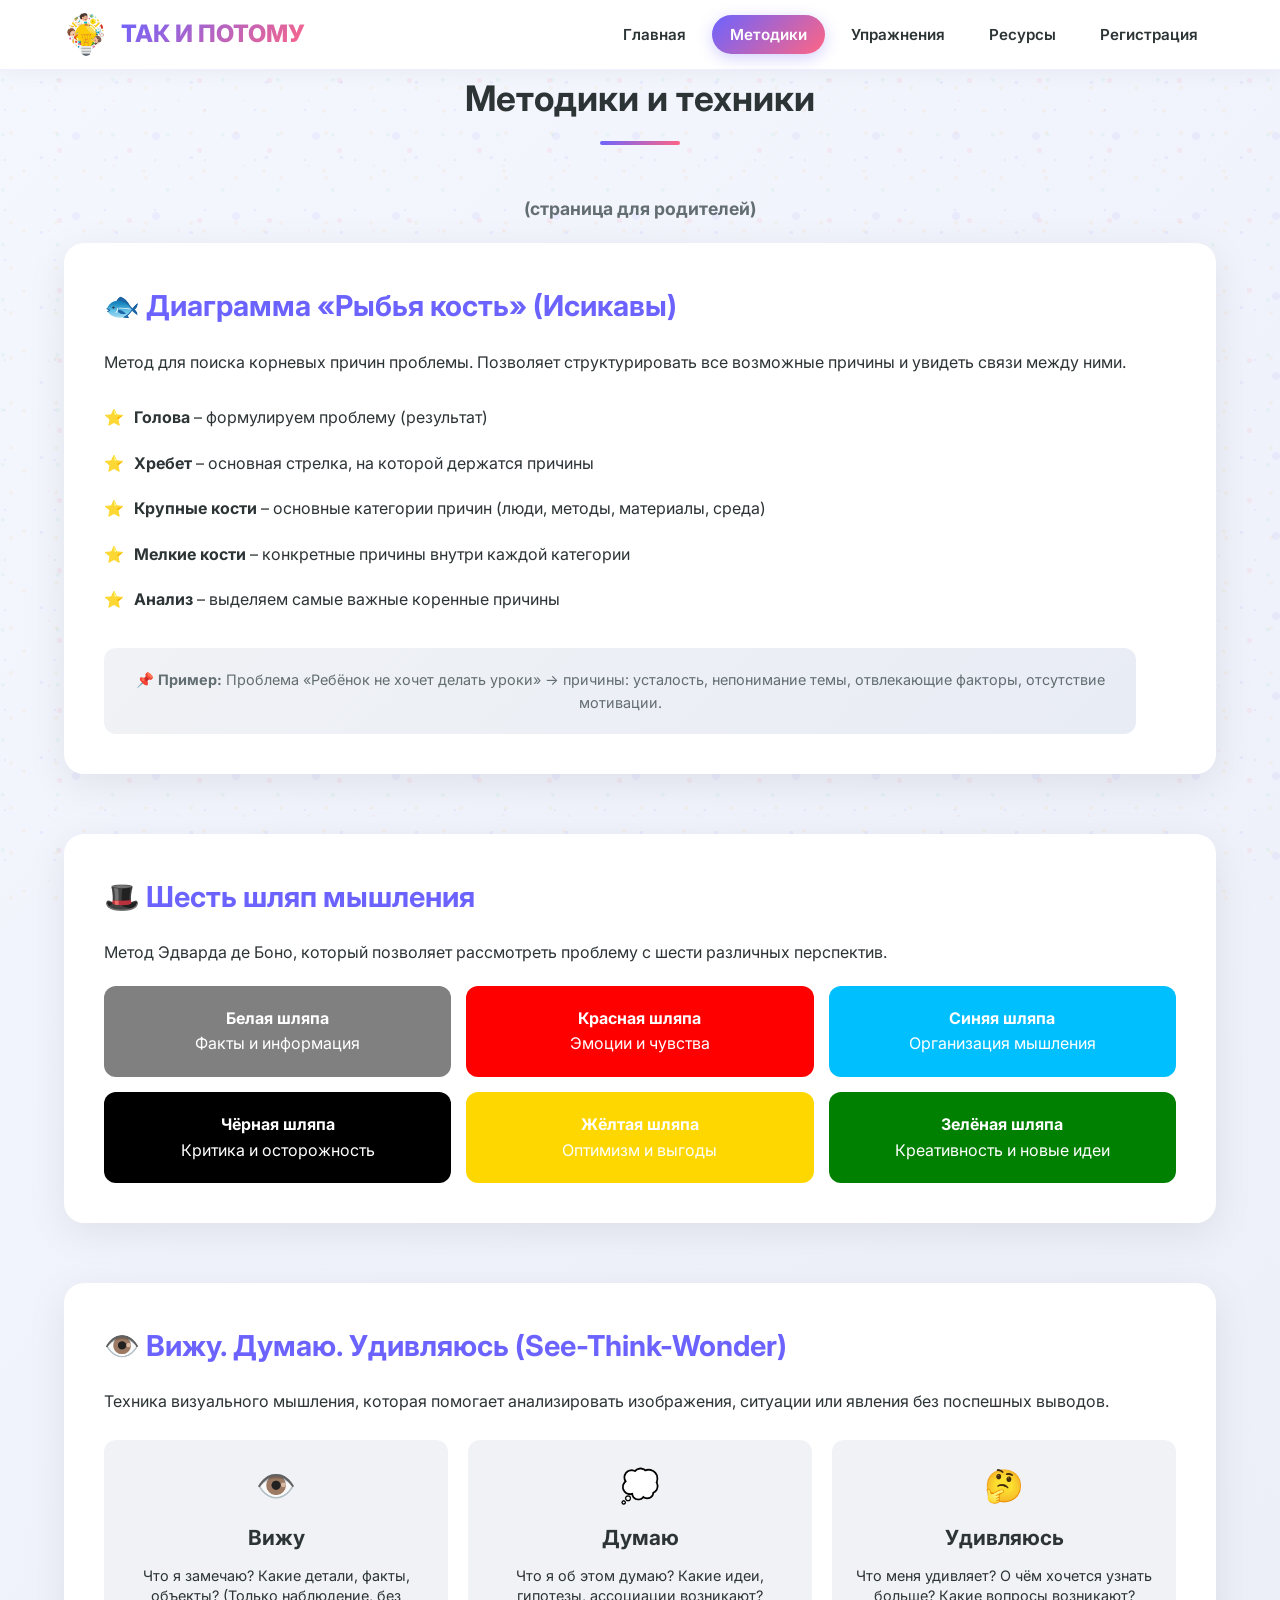
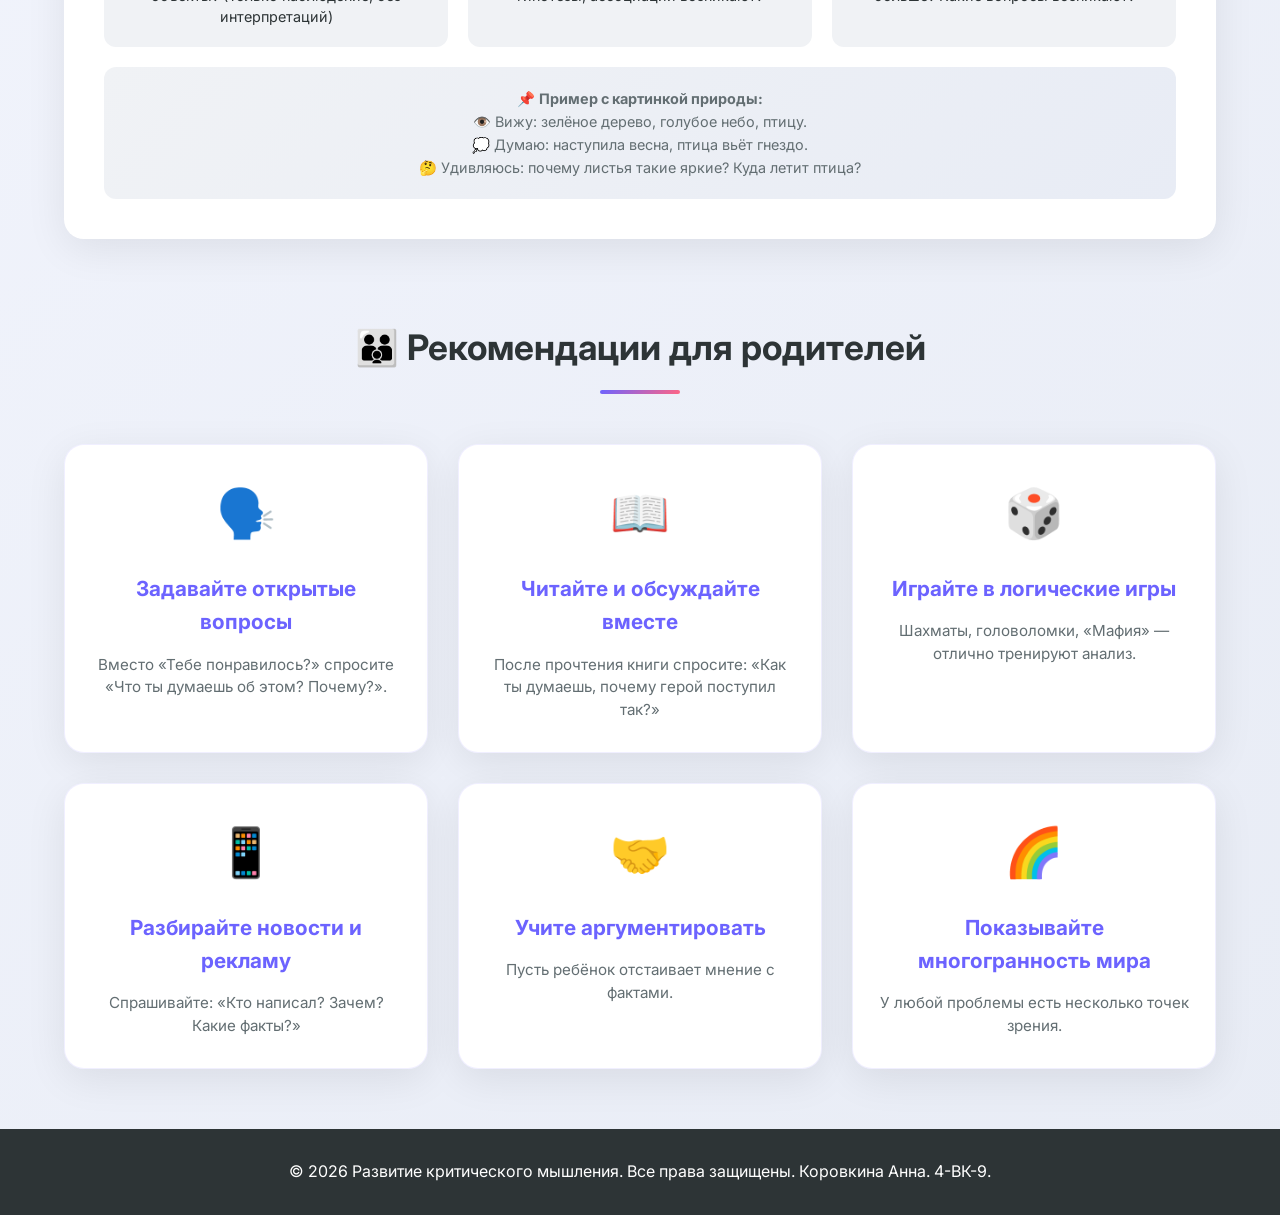
<file: methods.html>
<!DOCTYPE html>
<html lang="ru">
<head>
    <meta charset="UTF-8">
    <meta name="viewport" content="width=device-width, initial-scale=1.0">
    <title>Методики | Критическое мышление</title>
    <link rel="stylesheet" href="style.css">
    <link rel="icon" href="brain-icon.png">
    <style>
        /* Дополнительные стили для новых методик */
        .fishbone-example {
            background: linear-gradient(135deg, #f0f2f5, #e8ecf5);
            border-radius: var(--border-radius-sm);
            padding: 20px;
            margin-top: 25px;
            text-align: center;
            font-size: 0.9rem;
            color: var(--text-light);
        }
        .see-think-wonder {
            display: flex;
            gap: 20px;
            flex-wrap: wrap;
            margin-top: 25px;
        }
        .stw-card {
            flex: 1;
            min-width: 150px;
            background: var(--gray);
            border-radius: var(--border-radius-sm);
            padding: 20px 15px;
            text-align: center;
            transition: var(--transition);
        }
        .stw-card:hover {
            transform: translateY(-5px);
            background: white;
            box-shadow: var(--box-shadow);
        }
        .stw-card h4 {
            font-size: 1.3rem;
            margin-bottom: 12px;
        }
        .stw-card p {
            font-size: 0.9rem;
            line-height: 1.4;
        }
        .stw-card .emoji-big {
            font-size: 2rem;
            display: block;
            margin-bottom: 10px;
        }
        @media (max-width: 768px) {
            .see-think-wonder { flex-direction: column; }
        }
    </style>
</head>
<body>
    <header class="header">
        <div class="container">
            <div class="logo">
                <img src="лого.jpg" alt="Логотип" class="logo-img">
                <h1>ТАК И ПОТОМУ</h1>
            </div>
            <nav class="nav">
                <ul class="nav-list">
                    <li><a href="index.html">Главная</a></li>
                    <li><a href="methods.html" class="active">Методики</a></li>
                    <li><a href="exercises.html">Упражнения</a></li>
                    <li><a href="resources.html">Ресурсы</a></li>
                    <li><a href="register.html">Регистрация</a></li>
                </ul>
            </nav>
        </div>
    </header>

    <main class="main">
        <section class="methods">
            <div class="container">
                <h2 class="section-title">Методики и техники</h2>
                <h3 class="section-title1">(страница для родителей)</h3>
                
                <!-- 1. МЕТОД "РЫБЬЯ КОСТЬ" (вместо Сократического) -->
                <div class="method-card">
                    <div class="method-content">
                        <h3>🐟 Диаграмма «Рыбья кость» (Исикавы)</h3>
                        <p>Метод для поиска корневых причин проблемы. Позволяет структурировать все возможные причины и увидеть связи между ними.</p>
                        <ul class="method-steps">
                            <li><strong>Голова</strong> – формулируем проблему (результат)</li>
                            <li><strong>Хребет</strong> – основная стрелка, на которой держатся причины</li>
                            <li><strong>Крупные кости</strong> – основные категории причин (люди, методы, материалы, среда)</li>
                            <li><strong>Мелкие кости</strong> – конкретные причины внутри каждой категории</li>
                            <li><strong>Анализ</strong> – выделяем самые важные коренные причины</li>
                        </ul>
                        <div class="fishbone-example">
                            📌 <strong>Пример:</strong> Проблема «Ребёнок не хочет делать уроки» → причины: усталость, непонимание темы, отвлекающие факторы, отсутствие мотивации.
                        </div>
                    </div>
                    <div class="method-image">
                        <div class="aboute-image">
                            <!-- Здесь можно добавить картинку схематичной рыбьей кости, но для простоты оставляем -->
                        </div>
                    </div>
                </div>

                <!-- 2. ШЕСТЬ ШЛЯП МЫШЛЕНИЯ (остаётся без изменений) -->
                <div class="method-card reverse">
                    <div class="method-content">
                        <h3>🎩 Шесть шляп мышления</h3>
                        <p>Метод Эдварда де Боно, который позволяет рассмотреть проблему с шести различных перспектив.</p>
                        <div class="hats-grid">
                            <div class="hat-card" style="background-color: #808080;">
                                <h4>Белая шляпа</h4>
                                <p>Факты и информация</p>
                            </div>
                            <div class="hat-card" style="background-color: #ff0000;">
                                <h4>Красная шляпа</h4>
                                <p>Эмоции и чувства</p>
                            </div>
                            <div class="hat-card" style="background-color: #00bfff;">
                                <h4>Синяя шляпа</h4>
                                <p>Организация мышления</p>
                            </div>
                            <div class="hat-card" style="background-color: #000;">
                                <h4>Чёрная шляпа</h4>
                                <p>Критика и осторожность</p>
                            </div>
                            <div class="hat-card" style="background-color: #ffd700;">
                                <h4>Жёлтая шляпа</h4>
                                <p>Оптимизм и выгоды</p>
                            </div>
                            <div class="hat-card" style="background-color: #008000;">
                                <h4>Зелёная шляпа</h4>
                                <p>Креативность и новые идеи</p>
                            </div>
                        </div>
                    </div>
                </div>

                <!-- 3. МЕТОД "ВИЖУ. ДУМАЮ. УДИВЛЯЮСЬ" (вместо SWOT) -->
                <div class="method-card">
                    <div class="method-content">
                        <h3>👁️ Вижу. Думаю. Удивляюсь (See-Think-Wonder)</h3>
                        <p>Техника визуального мышления, которая помогает анализировать изображения, ситуации или явления без поспешных выводов.</p>
                        <div class="see-think-wonder">
                            <div class="stw-card">
                                <div class="emoji-big">👁️</div>
                                <h4>Вижу</h4>
                                <p>Что я замечаю? Какие детали, факты, объекты? (Только наблюдение, без интерпретаций)</p>
                            </div>
                            <div class="stw-card">
                                <div class="emoji-big">💭</div>
                                <h4>Думаю</h4>
                                <p>Что я об этом думаю? Какие идеи, гипотезы, ассоциации возникают?</p>
                            </div>
                            <div class="stw-card">
                                <div class="emoji-big">🤔</div>
                                <h4>Удивляюсь</h4>
                                <p>Что меня удивляет? О чём хочется узнать больше? Какие вопросы возникают?</p>
                            </div>
                        </div>
                        <div class="fishbone-example" style="margin-top: 20px;">
                            📌 <strong>Пример с картинкой природы:</strong><br>
                            👁️ Вижу: зелёное дерево, голубое небо, птицу.<br>
                            💭 Думаю: наступила весна, птица вьёт гнездо.<br>
                            🤔 Удивляюсь: почему листья такие яркие? Куда летит птица?
                        </div>
                    </div>
                </div>

                <!-- БЛОК РЕКОМЕНДАЦИЙ ДЛЯ РОДИТЕЛЕЙ (остаётся без изменений) -->
                <div class="parents-tips">
                    <h2 class="section-title">👪 Рекомендации для родителей</h2>
                    <div class="tips-grid">
                        <div class="tip-card">
                            <div class="tip-icon">🗣️</div>
                            <h3>Задавайте открытые вопросы</h3>
                            <p>Вместо «Тебе понравилось?» спросите «Что ты думаешь об этом? Почему?».</p>
                        </div>
                        <div class="tip-card">
                            <div class="tip-icon">📖</div>
                            <h3>Читайте и обсуждайте вместе</h3>
                            <p>После прочтения книги спросите: «Как ты думаешь, почему герой поступил так?»</p>
                        </div>
                        <div class="tip-card">
                            <div class="tip-icon">🎲</div>
                            <h3>Играйте в логические игры</h3>
                            <p>Шахматы, головоломки, «Мафия» — отлично тренируют анализ.</p>
                        </div>
                        <div class="tip-card">
                            <div class="tip-icon">📱</div>
                            <h3>Разбирайте новости и рекламу</h3>
                            <p>Спрашивайте: «Кто написал? Зачем? Какие факты?»</p>
                        </div>
                        <div class="tip-card">
                            <div class="tip-icon">🤝</div>
                            <h3>Учите аргументировать</h3>
                            <p>Пусть ребёнок отстаивает мнение с фактами.</p>
                        </div>
                        <div class="tip-card">
                            <div class="tip-icon">🌈</div>
                            <h3>Показывайте многогранность мира</h3>
                            <p>У любой проблемы есть несколько точек зрения.</p>
                        </div>
                    </div>
                </div>
            </div>
        </section>
    </main>

    <footer class="footer">
        <div class="container">
            <p>&copy; 2026 Развитие критического мышления. Все права защищены. Коровкина Анна. 4-ВК-9.</p>
        </div>
    </footer>

    <script src="script.js"></script>
</body>
</html>
</file>
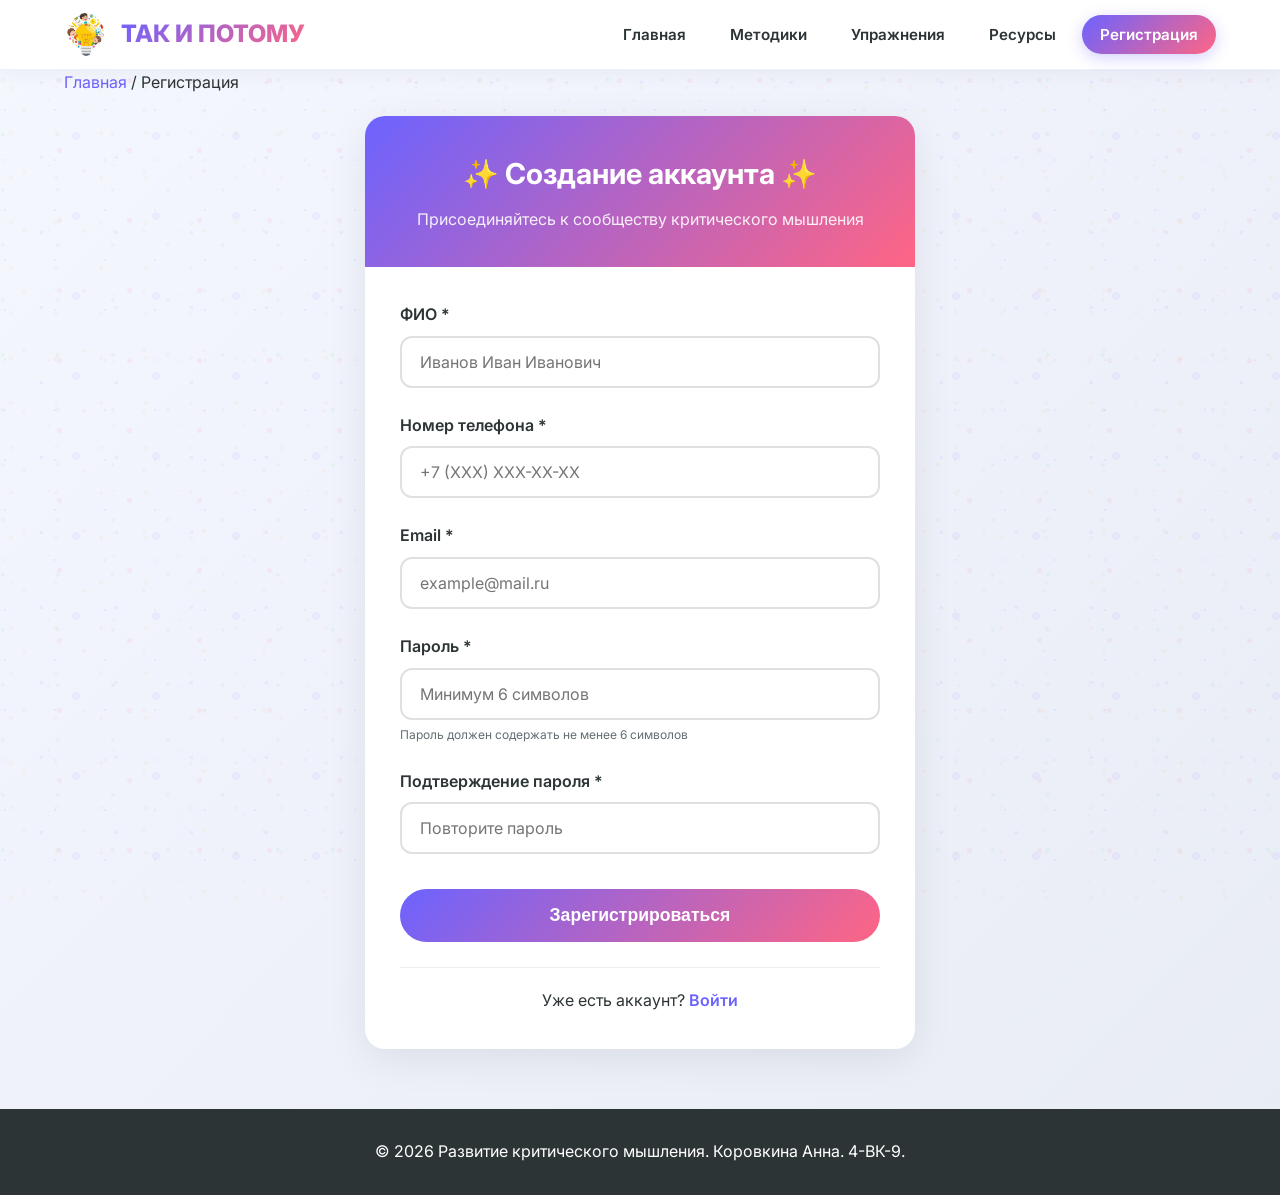
<file: register.html>
<!DOCTYPE html>
<html lang="ru">
<head>
    <meta charset="UTF-8">
    <meta name="viewport" content="width=device-width, initial-scale=1.0">
    <title>Регистрация | Критическое мышление</title>
    <link rel="stylesheet" href="style.css">
    <link rel="icon" href="brain-icon.png">
</head>
<body>
    <header class="header">
        <div class="container">
            <div class="logo">
                <img src="%D0%BB%D0%BE%D0%B3%D0%BE.jpg" alt="Логотип" class="logo-img">
                <h1>ТАК И ПОТОМУ</h1>
            </div>
            <nav class="nav">
                <ul class="nav-list">
                    <li><a href="index.html">Главная</a></li>
                    <li><a href="methods.html">Методики</a></li>
                    <li><a href="exercises.html">Упражнения</a></li>
                    <li><a href="resources.html">Ресурсы</a></li>
                    <li><a href="register.html" class="active">Регистрация</a></li>
                </ul>
            </nav>
        </div>
    </header>

    <main class="main">
        <div class="container">
            <div style="margin-bottom: 20px;">
                <a href="index.html" style="color: var(--primary); text-decoration: none;">Главная</a> / Регистрация
            </div>

            <div class="register-container">
                <div class="register-header">
                    <h2>✨ Создание аккаунта ✨</h2>
                    <p>Присоединяйтесь к сообществу критического мышления</p>
                </div>

                <div class="register-form">
                    <div id="registerAlert" class="register-alert"></div>

                    <form id="registerForm">
                        <div class="form-group">
                            <label for="fullname">ФИО *</label>
                            <input type="text" id="fullname" name="fullname" placeholder="Иванов Иван Иванович" required>
                            <div class="error-message" id="fullname-error">Пожалуйста, укажите ваши ФИО</div>
                        </div>

                        <div class="form-group">
                            <label for="phone">Номер телефона *</label>
                            <input type="tel" id="phone" name="phone" placeholder="+7 (XXX) XXX-XX-XX" required>
                            <div class="error-message" id="phone-error">Введите корректный номер телефона</div>
                        </div>

                        <div class="form-group">
                            <label for="email">Email *</label>
                            <input type="email" id="email" name="email" placeholder="example@mail.ru" required>
                            <div class="error-message" id="email-error">Введите корректный email адрес</div>
                        </div>

                        <div class="form-group">
                            <label for="password">Пароль *</label>
                            <input type="password" id="password" name="password" placeholder="Минимум 6 символов" required>
                            <div class="error-message" id="password-error">Пароль должен содержать минимум 6 символов</div>
                            <div class="password-hint">Пароль должен содержать не менее 6 символов</div>
                        </div>

                        <div class="form-group">
                            <label for="confirm_password">Подтверждение пароля *</label>
                            <input type="password" id="confirm_password" name="confirm_password" placeholder="Повторите пароль" required>
                            <div class="error-message" id="confirm-error">Пароли не совпадают</div>
                        </div>

                        <button type="submit" class="register-btn" id="registerBtn">Зарегистрироваться</button>

                        <div class="login-link">
                            Уже есть аккаунт? <a href="#">Войти</a>
                        </div>
                    </form>
                </div>
            </div>
        </div>
    </main>

    <footer class="footer">
        <div class="container">
            <p>&copy; 2026 Развитие критического мышления. Коровкина Анна. 4-ВК-9.</p>
        </div>
    </footer>

    <script src="script.js"></script>
</body>
</html>
</file>
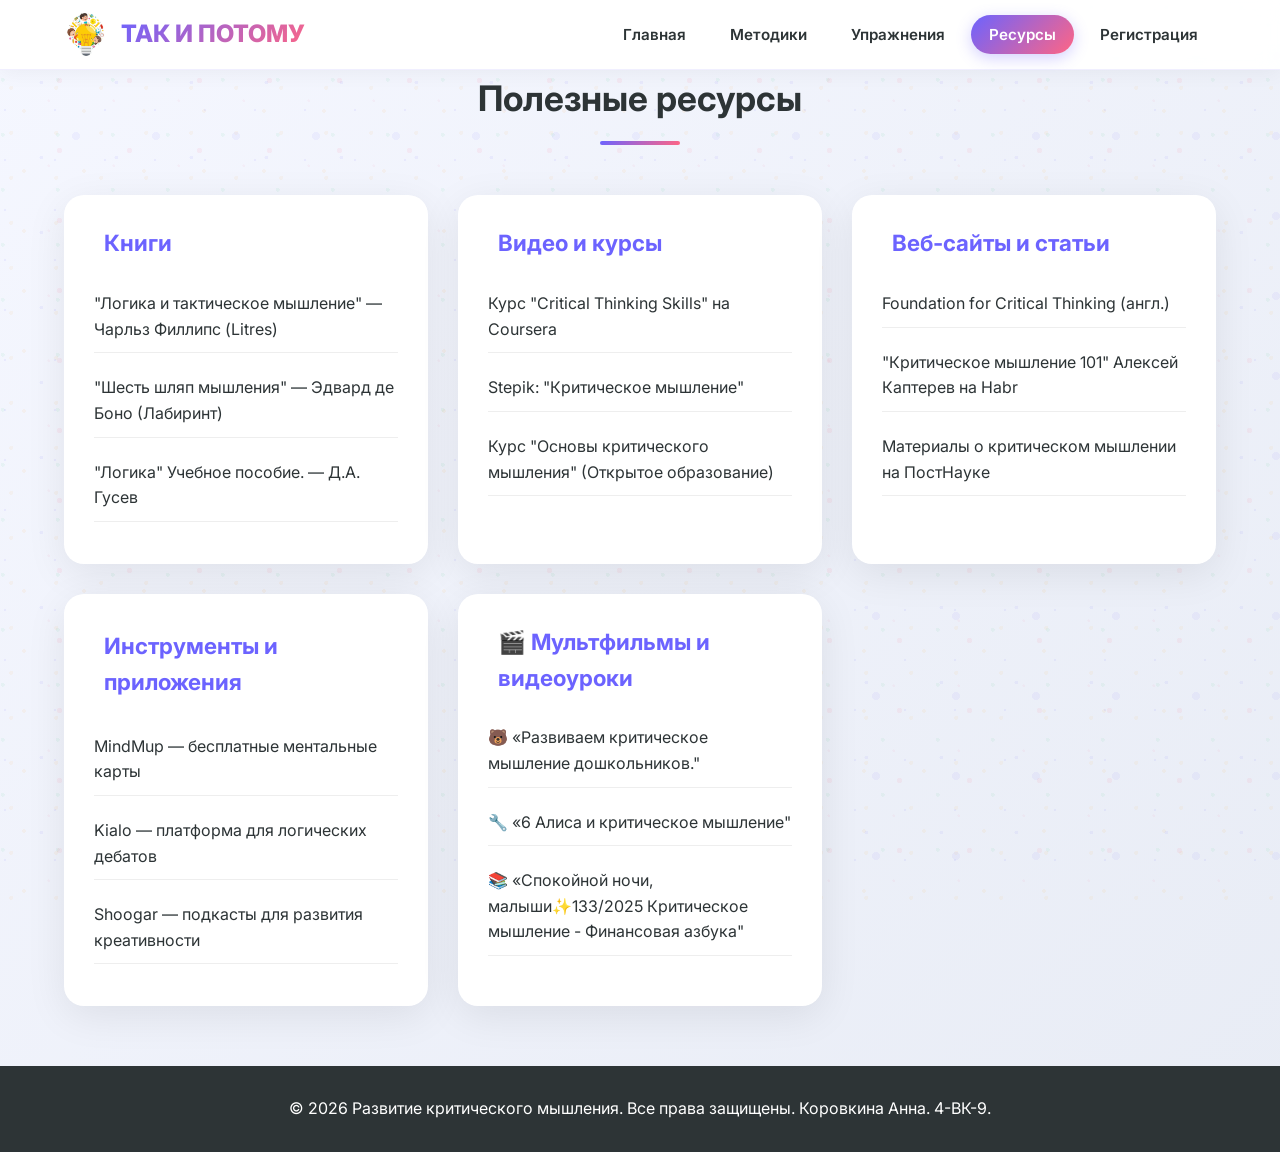
<file: resources.html>
<!DOCTYPE html>
<html lang="ru">
<head>
    <meta charset="UTF-8">
    <meta name="viewport" content="width=device-width, initial-scale=1.0">
    <title>Ресурсы | Критическое мышление</title>
    <link rel="stylesheet" href="style.css">
    <link rel="icon" href="brain-icon.png">
</head>
<body>
    <header class="header">
        <div class="container">
            <div class="logo">
                <img src="лого.jpg" alt="Логотип" class="logo-img">
                <h1>ТАК И ПОТОМУ</h1>
            </div>
            <nav class="nav">
                <ul class="nav-list">
                    <li><a href="index.html">Главная</a></li>
                    <li><a href="methods.html">Методики</a></li>
                    <li><a href="exercises.html">Упражнения</a></li>
                    <li><a href="resources.html" class="active">Ресурсы</a></li>
                    <li><a href="register.html">Регистрация</a></li>
                </ul>
            </nav>
        </div>
    </header>

    <main class="main">
        <section class="resources">
            <div class="container">
                <h2 class="section-title">Полезные ресурсы</h2>
                
                <div class="resource-categories">
                    <div class="category">
                        <h3><i class="icon book"></i> Книги</h3>
                        <ul class="resource-list">
                            <li>
                                <a href="https://www.litres.ru/book/charlz-fillips/logika-i-takticheskoe-myshlenie-50-50-zadach-dlya-trenirovk-6060715/" target="_blank" rel="noopener noreferrer">
                                    "Логика и тактическое мышление" — Чарльз Филлипс (Litres)
                                </a>
                            </li>
                            <li>
                                <a href="https://www.ozon.ru/product/shest-shlyap-myshleniya-bono-edvard-de-elektronnaya-audiokniga-917309116/" target="_blank" rel="noopener noreferrer">
                                    "Шесть шляп мышления" — Эдвард де Боно (Лабиринт)
                                </a>
                            </li>
                            <li>
                                <a href="https://www.litres.ru/book/dmitriy-gusev/logika-uchebnoe-posobie-11298056/" target="_blank" rel="noopener noreferrer">
                                    "Логика" Учебное пособие. — Д.А. Гусев 
                                </a>
                            </li>
                        </ul>
                    </div>

                    <div class="category">
                        <h3><i class="icon video"></i> Видео и курсы</h3>
                        <ul class="resource-list">
                            <li>
                                <a href="https://www.coursera.org/learn/critical-thinking-skills" target="_blank" rel="noopener noreferrer">
                                    Курс "Critical Thinking Skills" на Coursera
                                </a>
                            </li>
                            <li>
                                <a href="https://stepik.org/course/63700/promo" target="_blank" rel="noopener noreferrer">
                                    Stepik: "Критическое мышление"
                                </a>
                            </li>
                            <li>
                                <a href="https://openedu.ru/course/urfu/Crithink/" target="_blank" rel="noopener noreferrer">
                                    Курс "Основы критического мышления" (Открытое образование)
                                </a>
                            </li>
                        </ul>
                    </div>

                    <div class="category">
                        <h3><i class="icon web"></i> Веб-сайты и статьи</h3>
                        <ul class="resource-list">
                            <li>
                                <a href="https://www.criticalthinking.org/pages/defining-critical-thinking/766" target="_blank" rel="noopener noreferrer">
                                    Foundation for Critical Thinking (англ.)
                                </a>
                            </li>
                            <li>
                                <a href="https://habr.com/ru/articles/499364/" target="_blank" rel="noopener noreferrer">
                                    "Критическое мышление 101" Алексей Каптерев на Habr
                                </a>
                            </li>
                            <li>
                                <a href="https://postnauka.ru/themes/critical-thinking" target="_blank" rel="noopener noreferrer">
                                    Материалы о критическом мышлении на ПостНауке
                                </a>
                            </li>
                        </ul>
                    </div>

                    <div class="category">
                        <h3><i class="icon tools"></i> Инструменты и приложения</h3>
                        <ul class="resource-list">
                            <li>
                                <a href="https://www.mindmup.com/" target="_blank" rel="noopener noreferrer">
                                    MindMup — бесплатные ментальные карты
                                </a>
                            </li>
                            <li>
                                <a href="https://www.kialo-edu.com/" target="_blank" rel="noopener noreferrer">
                                    Kialo — платформа для логических дебатов
                                </a>
                            </li>
                            <li>
                                <a href="https://play.google.com/store/apps/details?id=com.progoolka" target="_blank" rel="noopener noreferrer">
                                    Shoogar — подкасты для развития креативности
                                </a>
                            </li>
                        </ul>
                    </div>

                    <!-- НОВАЯ КАТЕГОРИЯ: МУЛЬТФИЛЬМЫ -->
                    <div class="category">
                        <h3><i class="icon cartoon"></i> 🎬 Мультфильмы и видеоуроки</h3>
                        <ul class="resource-list">
                            <li>
                                <a href="https://vkvideo.ru/video-217596678_456239040?t=1s">
                                    🐻 «Развиваем критическое мышление дошкольников."
                                </a>
                               
                            </li>
                            <li>
                                <a href="https://vkvideo.ru/video-36847991_456240288?t=1s" target="_blank" rel="noopener noreferrer">
                                    🔧 «6 Алиса и критическое мышление"
                                </a>
                            </li>
                            <li>
                                <a href="https://rutube.ru/video/71477e05fe5503943dee4fa537a442a2/?utm_source=embed&utm_medium=referral&utm_campaign=logo&utm_content=71477e05fe5503943dee4fa537a442a2&utm_term=yastatic.net&t=1" target="_blank" rel="noopener noreferrer">
                                    📚 «Спокойной ночи, малыши✨133/2025 Критическое мышление - Финансовая азбука"
                                </a>
                            </li>
                        </ul>
                    </div>
                </div>
            </div>
        </section>
    </main>

    <footer class="footer">
        <div class="container">
            <p>&copy; 2026 Развитие критического мышления. Все права защищены. Коровкина Анна. 4-ВК-9.</p>
        </div>
    </footer>

    <script src="script.js"></script>
</body>
</html>
</file>
<file: style.css>
/* ============================================
   ДЕТСКИЙ/МОЛОДЁЖНЫЙ РЕДИЗАЙН
   Яркий, современный, с анимациями
   ============================================ */

@import url('https://fonts.googleapis.com/css2?family=Inter:opsz,wght@14..32,400;14..32,500;14..32,600;14..32,700;14..32,800&display=swap');

:root {
    /* Новая яркая цветовая схема */
    --primary: #6C63FF;
    --primary-dark: #5A52D9;
    --secondary: #FF6584;
    --accent: #FFB347;
    --success: #2ECC71;
    --info: #4ECDC4;
    --warning: #FF6B6B;
    --dark: #2D3436;
    --light: #F9F9FF;
    --white: #FFFFFF;
    --gray: #F0F2F5;
    --text: #2D3436;
    --text-light: #636E72;
    
    /* Градиенты */
    --gradient-primary: linear-gradient(135deg, #6C63FF 0%, #FF6584 100%);
    --gradient-success: linear-gradient(135deg, #2ECC71 0%, #27AE60 100%);
    --gradient-bg: linear-gradient(135deg, #667eea 0%, #764ba2 100%);
    
    --border-radius: 20px;
    --border-radius-sm: 12px;
    --box-shadow: 0 10px 40px rgba(0, 0, 0, 0.08);
    --box-shadow-hover: 0 20px 50px rgba(0, 0, 0, 0.12);
    --transition: all 0.3s cubic-bezier(0.4, 0, 0.2, 1);
}

* {
    margin: 0;
    padding: 0;
    box-sizing: border-box;
}

body {
    font-family: 'Inter', 'Roboto', sans-serif;
    line-height: 1.6;
    color: var(--text);
    background: linear-gradient(135deg, #f5f7ff 0%, #e8ecf5 100%);
    position: relative;
    min-height: 100vh;
}

/* Весёлый фон с элементами */
body::before {
    content: '';
    position: fixed;
    top: 0;
    left: 0;
    width: 100%;
    height: 100%;
    background-image: 
        radial-gradient(circle at 10% 20%, rgba(108, 99, 255, 0.08) 2%, transparent 2.5%),
        radial-gradient(circle at 85% 15%, rgba(255, 101, 132, 0.08) 3%, transparent 3.5%),
        radial-gradient(circle at 40% 85%, rgba(255, 180, 71, 0.08) 2.5%, transparent 3%),
        radial-gradient(circle at 95% 70%, rgba(108, 99, 255, 0.06) 4%, transparent 4.5%),
        radial-gradient(circle at 5% 45%, rgba(46, 204, 113, 0.06) 3%, transparent 3.5%),
        radial-gradient(circle at 75% 55%, rgba(255, 101, 132, 0.05) 2%, transparent 2.5%),
        radial-gradient(circle at 25% 95%, rgba(255, 180, 71, 0.07) 3.5%, transparent 4%),
        radial-gradient(circle at 55% 10%, rgba(108, 99, 255, 0.07) 2%, transparent 2.5%);
    background-size: 50px 50px, 70px 70px, 60px 60px, 80px 80px, 55px 55px, 65px 65px, 45px 45px, 75px 75px;
    pointer-events: none;
    z-index: 0;
}

/* Добавляем плавающие эмодзи-пузырьки */
body::after {
    position: fixed;
    bottom: 20px;
    right: 20px;
    font-size: 35px;
    opacity: 0.15;
    pointer-events: none;
    z-index: 0;
    white-space: pre-wrap;
    text-align: right;
    line-height: 1.4;
    animation: floatEmojis 20s ease-in-out infinite;
}

@keyframes floatEmojis {
    0%, 100% { transform: translateY(0px) rotate(0deg); opacity: 0.15; }
    50% { transform: translateY(-15px) rotate(3deg); opacity: 0.2; }
}

/* Карточки с мягким фоном */
.feature-card, .exercise-card, .category, .method-card, .register-container {
    background: rgba(255, 255, 255, 0.92);
    backdrop-filter: blur(2px);
    transition: all 0.3s ease;
}

.feature-card:hover, .exercise-card:hover, .category:hover, .method-card:hover {
    background: rgba(255, 255, 255, 0.98);
    backdrop-filter: blur(0px);
}

/* Герой секция с градиентом и волнами */
.hero {
    background: linear-gradient(135deg, #6C63FF 0%, #FF6584 50%, #FFB347 100%);
    position: relative;
    overflow: hidden;
}

.hero::before {
    content: '🧠 💡 🎯 ✨ 🧩 🔮';
    position: absolute;
    bottom: 10px;
    left: 0;
    right: 0;
    font-size: 60px;
    opacity: 0.15;
    text-align: center;
    pointer-events: none;
    white-space: nowrap;
    animation: slideEmojis 25s linear infinite;
}

@keyframes slideEmojis {
    0% { transform: translateX(100%); opacity: 0.15; }
    50% { opacity: 0.25; }
    100% { transform: translateX(-100%); opacity: 0.15; }
}

/* Добавим волны внизу hero */
.hero::after {
    content: '';
    position: absolute;
    bottom: 0;
    left: 0;
    right: 0;
    height: 60px;
    background: url('data:image/svg+xml,<svg xmlns="http://www.w3.org/2000/svg" viewBox="0 0 1440 120"><path fill="%23f5f7ff" fill-opacity="0.8" d="M0,64L48,69.3C96,75,192,85,288,80C384,75,480,53,576,58.7C672,64,768,96,864,101.3C960,107,1056,85,1152,74.7C1248,64,1344,64,1392,64L1440,64L1440,120L1392,120C1344,120,1248,120,1152,120C1056,120,960,120,864,120C768,120,672,120,576,120C480,120,384,120,288,120C192,120,96,120,48,120L0,120Z"></path></svg>') repeat-x bottom;
    background-size: 200px 60px;
    opacity: 0.5;
    pointer-events: none;
}

/* Контейнеры на прозрачном фоне */
.container {
    position: relative;
    z-index: 1;
}

/* Добавим маленькие звёздочки на карточки при наведении */
.feature-card::before {
    content: '✨';
    position: absolute;
    top: -10px;
    right: -10px;
    font-size: 25px;
    opacity: 0;
    transition: all 0.3s ease;
}

.feature-card:hover::before {
    opacity: 0.5;
    transform: rotate(15deg);
}

/* Кнопки с лёгким свечением */
.register-btn, .cta-button, .submit-btn, .check-btn {
    position: relative;
    overflow: hidden;
}

.register-btn::after, .cta-button::after, .submit-btn::after, .check-btn::after {
    content: '';
    position: absolute;
    top: 50%;
    left: 50%;
    width: 0;
    height: 0;
    background: rgba(255, 255, 255, 0.3);
    border-radius: 50%;
    transform: translate(-50%, -50%);
    transition: width 0.6s, height 0.6s;
}

.register-btn:active::after, .cta-button:active::after, .submit-btn:active::after, .check-btn:active::after {
    width: 200%;
    height: 200%;
}

.container {
    max-width: 1200px;
    margin: 0 auto;
    padding: 0 24px;
}

/* ========== ШАПКА (СТИКЕР-СТИЛЬ) ========== */
.header {
    background: rgba(255, 255, 255, 0.95);
    backdrop-filter: blur(10px);
    color: var(--text);
    padding: 12px 0;
    position: sticky;
    top: 0;
    z-index: 1000;
    box-shadow: 0 2px 20px rgba(0, 0, 0, 0.05);
    border-bottom: 1px solid rgba(108, 99, 255, 0.1);
}

.logo {
    display: flex;
    align-items: center;
    gap: 12px;
}

.logo-img {
    width: 45px;
    height: 45px;
    animation: bounce 2s ease infinite;
}

@keyframes bounce {
    0%, 100% { transform: translateY(0); }
    50% { transform: translateY(-3px); }
}

.logo h1 {
    font-size: 1.5rem;
    background: var(--gradient-primary);
    -webkit-background-clip: text;
    background-clip: text;
    color: transparent;
    font-weight: 800;
}

.header .container {
    display: flex;
    justify-content: space-between;
    align-items: center;
}

.nav-list {
    display: flex;
    list-style: none;
    gap: 8px;
}

.nav-list a {
    color: var(--text);
    text-decoration: none;
    font-weight: 600;
    padding: 10px 18px;
    border-radius: 40px;
    transition: var(--transition);
    font-size: 0.95rem;
}

.nav-list a:hover {
    background: var(--gradient-primary);
    color: white;
    transform: translateY(-2px);
}

.nav-list a.active {
    background: var(--gradient-primary);
    color: white;
    box-shadow: 0 4px 15px rgba(108, 99, 255, 0.3);
}

/* ========== ГЛАВНАЯ СТРАНИЦА ========== */
.hero {
    background: var(--gradient-primary);
    color: white;
    padding: 80px 0;
    text-align: center;
    border-radius: 0 0 60px 60px;
    margin-bottom: 60px;
    position: relative;
    overflow: hidden;
}

.hero::before {
    content: '';
    position: absolute;
    top: 0;
    left: 0;
    right: 0;
    bottom: 0;
    background: url('data:image/svg+xml,<svg xmlns="http://www.w3.org/2000/svg" viewBox="0 0 1440 320"><path fill="rgba(255,255,255,0.1)" d="M0,96L48,112C96,128,192,160,288,160C384,160,480,128,576,122.7C672,117,768,139,864,154.7C960,171,1056,181,1152,165.3C1248,149,1344,107,1392,85.3L1440,64L1440,320L1392,320C1344,320,1248,320,1152,320C1056,320,960,320,864,320C768,320,672,320,576,320C480,320,384,320,288,320C192,320,96,320,48,320L0,320Z"></path></svg>') no-repeat bottom;
    background-size: cover;
    opacity: 0.3;
    pointer-events: none;
}

.hero-title {
    font-size: 3rem;
    margin-bottom: 20px;
    animation: fadeInDown 0.8s ease;
    font-weight: 800;
}

.hero-text {
    font-size: 1.3rem;
    max-width: 700px;
    margin: 0 auto;
    animation: fadeInUp 0.8s ease;
    opacity: 0.95;
}

/* Анимации */
@keyframes fadeInDown {
    from { opacity: 0; transform: translateY(-30px); }
    to { opacity: 1; transform: translateY(0); }
}

@keyframes fadeInUp {
    from { opacity: 0; transform: translateY(30px); }
    to { opacity: 1; transform: translateY(0); }
}

@keyframes float {
    0%, 100% { transform: translateY(0); }
    50% { transform: translateY(-10px); }
}

/* Секции */
.section-title {
    text-align: center;
    margin-bottom: 50px;
    font-size: 2.2rem;
    color: var(--dark);
    position: relative;
    font-weight: 700;
}

.section-title::after {
    content: '';
    display: block;
    width: 80px;
    height: 4px;
    background: var(--gradient-primary);
    margin: 15px auto 0;
    border-radius: 4px;
}

.section-title1 {
    text-align: center;
    margin-bottom: 20px;
    font-size: 1.1rem;
    color: var(--text-light);
}

/* Карточки */
.features-grid {
    display: grid;
    grid-template-columns: repeat(auto-fit, minmax(280px, 1fr));
    gap: 30px;
    margin-top: 20px;
}

.feature-card {
    background: var(--white);
    padding: 30px;
    border-radius: var(--border-radius);
    box-shadow: var(--box-shadow);
    text-align: center;
    transition: var(--transition);
    border: 1px solid rgba(108, 99, 255, 0.1);
}

.feature-card:hover {
    transform: translateY(-8px);
    box-shadow: var(--box-shadow-hover);
    border-color: var(--primary);
}

.feature-card h3 {
    color: var(--primary);
    margin-bottom: 15px;
    font-size: 1.4rem;
}

.benefits-list {
    list-style: none;
    margin-top: 20px;
}

.benefits-list li {
    padding: 12px 0;
    padding-left: 32px;
    position: relative;
    font-weight: 500;
}

.benefits-list li::before {
    content: '✨';
    position: absolute;
    left: 0;
    color: var(--accent);
    font-size: 1.2rem;
}

/* Кнопки */
.cta-button {
    display: inline-block;
    margin-top: 25px;
    padding: 14px 32px;
    background: var(--gradient-primary);
    color: white;
    border-radius: 40px;
    text-decoration: none;
    font-weight: 700;
    transition: var(--transition);
    box-shadow: 0 4px 15px rgba(108, 99, 255, 0.3);
}

.cta-button:hover {
    transform: translateY(-3px);
    box-shadow: 0 8px 25px rgba(108, 99, 255, 0.4);
}

.call-to-action {
    text-align: center;
    background: var(--gradient-primary);
    color: white;
    border-radius: 40px;
    margin: 60px 0;
    padding: 60px 40px;
}

.call-to-action .section-title {
    color: white;
}

.call-to-action .section-title::after {
    background: white;
}

.importance, .biases, .development, .tools {
    padding: 40px 0;
}

/* ========== МЕТОДИКИ (СТРАНИЦА) ========== */
.method-card {
    display: flex;
    flex-direction: row;
    gap: 40px;
    margin-bottom: 60px;
    background: var(--white);
    border-radius: var(--border-radius);
    padding: 40px;
    box-shadow: var(--box-shadow);
    transition: var(--transition);
}

.method-card:hover {
    transform: translateY(-5px);
    box-shadow: var(--box-shadow-hover);
}

.method-card.reverse {
    flex-direction: row-reverse;
}

.method-content {
    flex: 1;
}

.method-content h3 {
    font-size: 1.8rem;
    color: var(--primary);
    margin-bottom: 20px;
}

.method-steps {
    list-style: none;
    margin-top: 20px;
}

.method-steps li {
    padding: 10px 0;
    padding-left: 30px;
    position: relative;
}

.method-steps li::before {
    content: '⭐';
    position: absolute;
    left: 0;
    color: var(--accent);
}

/* Шляпы */
.hats-grid {
    display: grid;
    grid-template-columns: repeat(3, 1fr);
    gap: 15px;
    margin-top: 20px;
}

.hat-card {
    padding: 20px;
    border-radius: var(--border-radius-sm);
    color: white;
    text-align: center;
    transition: var(--transition);
    cursor: pointer;
}

.hat-card:hover {
    transform: scale(1.05) translateY(-5px);
}

/* SWOT */
.swot-grid {
    display: grid;
    grid-template-columns: 1fr 1fr;
    gap: 20px;
    margin-top: 20px;
}

.swot-card {
    padding: 25px;
    border-radius: var(--border-radius-sm);
    color: white;
    transition: var(--transition);
    cursor: pointer;
}

.swot-card:hover {
    transform: scale(1.02) translateY(-3px);
}

.strengths { background: linear-gradient(135deg, #2ECC71, #27AE60); }
.weaknesses { background: linear-gradient(135deg, #FF6B6B, #EE5A5A); }
.opportunities { background: linear-gradient(135deg, #4ECDC4, #3BB3AA); }
.threats { background: linear-gradient(135deg, #FFB347, #F39C12); }

/* ========== УПРАЖНЕНИЯ ========== */
.exercise-card {
    background: var(--white);
    padding: 35px;
    border-radius: var(--border-radius);
    box-shadow: var(--box-shadow);
    margin-bottom: 40px;
    transition: var(--transition);
}

.exercise-card:hover {
    box-shadow: var(--box-shadow-hover);
}

.exercise-card h3 {
    font-size: 1.6rem;
    color: var(--primary);
    margin-bottom: 20px;
}

.argument-item, .quiz-item {
    padding: 20px;
    background: var(--gray);
    border-radius: var(--border-radius-sm);
    margin-bottom: 20px;
    border-left: 5px solid var(--primary);
}

.check-btn, .quiz-btn, .submit-btn, .show-sample-btn {
    background: var(--gradient-primary);
    color: white;
    border: none;
    padding: 10px 24px;
    border-radius: 40px;
    cursor: pointer;
    font-weight: 600;
    transition: var(--transition);
    margin-top: 10px;
}

.check-btn:hover, .quiz-btn:hover, .submit-btn:hover, .show-sample-btn:hover {
    transform: translateY(-2px);
    box-shadow: 0 5px 15px rgba(108, 99, 255, 0.3);
}

.options {
    display: flex;
    gap: 12px;
    flex-wrap: wrap;
    margin-top: 15px;
}

.answer-field {
    width: 100%;
    padding: 15px;
    border: 2px solid #e0e0e0;
    border-radius: var(--border-radius-sm);
    font-family: inherit;
    font-size: 1rem;
    resize: vertical;
    transition: var(--transition);
}

.answer-field:focus {
    outline: none;
    border-color: var(--primary);
    box-shadow: 0 0 0 3px rgba(108, 99, 255, 0.1);
}

/* ========== РЕСУРСЫ ========== */
.resource-categories {
    display: grid;
    grid-template-columns: repeat(auto-fit, minmax(300px, 1fr));
    gap: 30px;
}

.category {
    background: var(--white);
    padding: 30px;
    border-radius: var(--border-radius);
    box-shadow: var(--box-shadow);
    transition: var(--transition);
}

.category:hover {
    transform: translateY(-5px);
    box-shadow: var(--box-shadow-hover);
}

.category h3 {
    color: var(--primary);
    margin-bottom: 20px;
    font-size: 1.4rem;
    display: flex;
    align-items: center;
    gap: 10px;
}

.resource-list {
    list-style: none;
}

.resource-list li {
    margin-bottom: 12px;
    padding: 10px 0;
    border-bottom: 1px solid #eee;
}

.resource-list a {
    color: var(--text);
    text-decoration: none;
    transition: var(--transition);
    display: block;
}

.resource-list a:hover {
    color: var(--primary);
    padding-left: 8px;
}

/* ========== РЕГИСТРАЦИЯ (КРАСИВАЯ ФОРМА) ========== */
.register-container {
    max-width: 550px;
    margin: 0 auto;
    background: var(--white);
    border-radius: var(--border-radius);
    box-shadow: var(--box-shadow);
    overflow: hidden;
}

.register-header {
    background: var(--gradient-primary);
    color: white;
    padding: 35px;
    text-align: center;
}

.register-header h2 {
    font-size: 1.8rem;
    margin-bottom: 10px;
}

.register-form {
    padding: 35px;
}

.form-group {
    margin-bottom: 25px;
}

.form-group label {
    display: block;
    margin-bottom: 8px;
    font-weight: 600;
    color: var(--dark);
}

.form-group input {
    width: 100%;
    padding: 14px 18px;
    border: 2px solid #e0e0e0;
    border-radius: var(--border-radius-sm);
    font-size: 1rem;
    transition: var(--transition);
}

.form-group input:focus {
    outline: none;
    border-color: var(--primary);
    box-shadow: 0 0 0 3px rgba(108, 99, 255, 0.1);
}

.form-group input.error {
    border-color: var(--warning);
}

.error-message {
    color: var(--warning);
    font-size: 0.8rem;
    margin-top: 5px;
    display: none;
}

.register-btn {
    width: 100%;
    background: var(--gradient-primary);
    color: white;
    border: none;
    padding: 16px;
    font-size: 1.1rem;
    font-weight: 700;
    border-radius: 40px;
    cursor: pointer;
    transition: var(--transition);
}

.register-btn:hover {
    transform: translateY(-2px);
    box-shadow: 0 5px 20px rgba(108, 99, 255, 0.4);
}

.alert {
    padding: 15px 20px;
    border-radius: var(--border-radius-sm);
    margin-bottom: 25px;
    display: none;
}

.alert-success {
    background: #d4edda;
    color: #155724;
    border: 1px solid #c3e6cb;
}

.alert-error {
    background: #f8d7da;
    color: #721c24;
    border: 1px solid #f5c6cb;
}

/* ========== ПОДВАЛ ========== */
.footer {
    background: var(--dark);
    color: white;
    padding: 30px 0;
    text-align: center;
    margin-top: 60px;
}

/* ========== РЕГИСТРАЦИЯ ========== */
.register-container {
    max-width: 550px;
    margin: 0 auto;
    background: var(--white);
    border-radius: var(--border-radius);
    box-shadow: var(--box-shadow);
    overflow: hidden;
    animation: fadeInUp 0.6s ease;
}

.register-header {
    background: var(--gradient-primary);
    color: white;
    padding: 35px;
    text-align: center;
}

.register-header h2 {
    margin: 0 0 10px 0;
    font-size: 1.8rem;
    font-weight: 700;
}

.register-header p {
    margin: 0;
    opacity: 0.9;
}

.register-form {
    padding: 35px;
}

.register-form .form-group {
    margin-bottom: 25px;
}

.register-form .form-group label {
    display: block;
    margin-bottom: 8px;
    font-weight: 600;
    color: var(--dark);
}

.register-form .form-group input {
    width: 100%;
    padding: 14px 18px;
    border: 2px solid #e0e0e0;
    border-radius: var(--border-radius-sm);
    font-size: 1rem;
    transition: var(--transition);
    font-family: inherit;
}

.register-form .form-group input:focus {
    outline: none;
    border-color: var(--primary);
    box-shadow: 0 0 0 3px rgba(108, 99, 255, 0.1);
}

.register-form .form-group input.error {
    border-color: var(--warning);
}

.register-form .error-message {
    color: var(--warning);
    font-size: 0.8rem;
    margin-top: 5px;
    display: none;
}

.register-form .password-hint {
    font-size: 0.75rem;
    color: var(--text-light);
    margin-top: 5px;
}

.register-btn {
    width: 100%;
    background: var(--gradient-primary);
    color: white;
    border: none;
    padding: 16px;
    font-size: 1.1rem;
    font-weight: 700;
    border-radius: 40px;
    cursor: pointer;
    transition: var(--transition);
    margin-top: 10px;
}

.register-btn:hover {
    transform: translateY(-2px);
    box-shadow: 0 5px 20px rgba(108, 99, 255, 0.4);
}

.register-btn:disabled {
    opacity: 0.7;
    transform: none;
    cursor: not-allowed;
}

.login-link {
    text-align: center;
    margin-top: 25px;
    padding-top: 20px;
    border-top: 1px solid #eee;
}

.login-link a {
    color: var(--primary);
    text-decoration: none;
    font-weight: 600;
}

.login-link a:hover {
    text-decoration: underline;
}

.register-alert {
    padding: 15px 20px;
    border-radius: var(--border-radius-sm);
    margin-bottom: 25px;
    display: none;
    animation: fadeIn 0.3s ease;
}

.register-alert-success {
    background: #d4edda;
    color: #155724;
    border: 1px solid #c3e6cb;
}

.register-alert-error {
    background: #f8d7da;
    color: #721c24;
    border: 1px solid #f5c6cb;
}

/* ========== ВСПЛЫВАЮЩЕЕ УВЕДОМЛЕНИЕ ========== */
.toast-notification {
    position: fixed;
    bottom: 30px;
    left: 50%;
    transform: translateX(-50%) translateY(100px);
    background: linear-gradient(135deg, #2D3436, #1a1a2e);
    color: white;
    padding: 16px 32px;
    border-radius: 60px;
    font-size: 1rem;
    font-weight: 600;
    z-index: 9999;
    opacity: 0;
    transition: all 0.3s cubic-bezier(0.68, -0.55, 0.265, 1.55);
    box-shadow: 0 10px 30px rgba(0, 0, 0, 0.3);
    display: flex;
    align-items: center;
    gap: 12px;
    pointer-events: none;
}

.toast-notification.show {
    opacity: 1;
    transform: translateX(-50%) translateY(0);
}

.toast-notification .toast-icon {
    font-size: 1.5rem;
}

.toast-notification .toast-text {
    margin: 0;
}

.toast-notification .toast-close {
    background: rgba(255,255,255,0.2);
    border: none;
    color: white;
    border-radius: 50%;
    width: 24px;
    height: 24px;
    cursor: pointer;
    font-size: 14px;
    display: inline-flex;
    align-items: center;
    justify-content: center;
    pointer-events: auto;
    transition: all 0.2s;
}

.toast-notification .toast-close:hover {
    background: rgba(255,255,255,0.4);
    transform: scale(1.1);
}
/* Упражнение 4: Факт или мнение */
.fact-opinion-item {
    background: var(--gray);
    padding: 20px;
    border-radius: var(--border-radius-sm);
    margin-bottom: 20px;
    border-left: 5px solid var(--info);
    transition: var(--transition);
}

.fact-opinion-item:hover {
    transform: translateX(5px);
}

.fact-opinion-statement {
    font-size: 1.1rem;
    font-weight: 500;
    margin-bottom: 15px;
    color: var(--dark);
}

.fact-opinion-buttons {
    display: flex;
    gap: 15px;
}

.fact-btn, .opinion-btn {
    padding: 10px 24px;
    border: none;
    border-radius: 40px;
    font-weight: 600;
    cursor: pointer;
    transition: var(--transition);
    font-size: 0.95rem;
}

.fact-btn {
    background: linear-gradient(135deg, #2ECC71, #27AE60);
    color: white;
}

.opinion-btn {
    background: linear-gradient(135deg, #FFB347, #F39C12);
    color: white;
}

.fact-btn:hover, .opinion-btn:hover {
    transform: translateY(-2px);
    filter: brightness(1.05);
}

.fact-btn:disabled, .opinion-btn:disabled {
    opacity: 0.6;
    transform: none;
    cursor: not-allowed;
}

.fact-opinion-feedback {
    margin-top: 12px;
    padding: 10px;
    border-radius: 8px;
    font-size: 0.9rem;
    display: none;
}

.feedback-correct {
    background: #d4edda;
    color: #155724;
    border-left: 4px solid #2ECC71;
}

.feedback-wrong {
    background: #f8d7da;
    color: #721c24;
    border-left: 4px solid #FF6B6B;
}

.quiz-result {
    text-align: center;
    font-weight: 600;
    font-size: 1.1rem;
}

/* Упражнение 5: Drag & Drop */
.drag-drop-container {
    display: flex;
    flex-wrap: wrap;
    gap: 30px;
    margin-top: 20px;
}

.drag-items {
    flex: 1;
    min-width: 280px;
    background: var(--gray);
    border-radius: var(--border-radius);
    padding: 20px;
}

.drag-item {
    background: white;
    padding: 15px 20px;
    margin-bottom: 15px;
    border-radius: var(--border-radius-sm);
    border: 2px solid var(--primary);
    cursor: grab;
    transition: all 0.2s ease;
    font-weight: 500;
    box-shadow: 0 2px 5px rgba(0,0,0,0.1);
}

.drag-item:active {
    cursor: grabbing;
}

.drag-item.dragging {
    opacity: 0.5;
}

.drag-item.dragged-out {
    display: none;
}

.drag-item:hover {
    transform: translateX(5px);
    background: #f0f0ff;
}

.drop-zones {
    flex: 1;
    min-width: 280px;
    display: flex;
    flex-direction: column;
    gap: 20px;
}

.drop-zone {
    background: var(--gray);
    border-radius: var(--border-radius);
    padding: 20px;
    border: 2px dashed #ccc;
    transition: all 0.2s ease;
}

.drop-zone.drag-over {
    border-color: var(--primary);
    background: #e8f0fe;
}

.drop-zone-title {
    font-size: 1.2rem;
    font-weight: 700;
    margin-bottom: 15px;
    text-align: center;
}

.drop-zone[data-expected="strong"] .drop-zone-title {
    color: #2ECC71;
}

.drop-zone[data-expected="weak"] .drop-zone-title {
    color: #FF6B6B;
}

.drop-zone-items {
    min-height: 150px;
}

.dropped-item {
    background: white;
    padding: 10px 15px;
    margin-bottom: 10px;
    border-radius: 8px;
    font-size: 0.9rem;
    display: flex;
    justify-content: space-between;
    align-items: center;
    border-left: 4px solid;
    animation: fadeInUp 0.3s ease;
}

.dropped-item strong {
    border-left-color: #2ECC71;
}

.dropped-item weak {
    border-left-color: #FF6B6B;
}

.remove-item {
    background: none;
    border: none;
    font-size: 1.2rem;
    cursor: pointer;
    color: #999;
    transition: color 0.2s;
}

.remove-item:hover {
    color: #FF6B6B;
}

.reset-btn {
    transition: var(--transition);
}

.reset-btn:hover {
    transform: translateY(-2px);
    background: #d0d0d0;
}

.drag-result {
    text-align: center;
    font-weight: 600;
}

/* Упражнение 6: Шкала достоверности */
.credibility-item {
    background: var(--gray);
    padding: 25px;
    border-radius: var(--border-radius-sm);
    margin-bottom: 30px;
    border-left: 5px solid var(--info);
    transition: var(--transition);
}

.credibility-item:hover {
    transform: translateX(5px);
}

.credibility-statement {
    font-size: 1.1rem;
    font-weight: 500;
    margin-bottom: 20px;
    color: var(--dark);
    background: white;
    padding: 15px 20px;
    border-radius: 12px;
    box-shadow: 0 2px 5px rgba(0,0,0,0.05);
}

.credibility-slider-container {
    display: flex;
    flex-direction: column;
    gap: 15px;
}

.slider-wrapper {
    display: flex;
    align-items: center;
    gap: 20px;
    flex-wrap: wrap;
}

.slider-label {
    font-weight: 600;
    min-width: 60px;
    color: var(--primary);
}

.slider-value {
    min-width: 50px;
    font-weight: 700;
    color: var(--primary);
    background: white;
    padding: 5px 12px;
    border-radius: 20px;
    text-align: center;
}

.credibility-slider {
    flex: 1;
    min-width: 200px;
    height: 8px;
    -webkit-appearance: none;
    background: linear-gradient(90deg, #FF6B6B 0%, #FFB347 50%, #2ECC71 100%);
    border-radius: 10px;
    outline: none;
}

.credibility-slider::-webkit-slider-thumb {
    -webkit-appearance: none;
    width: 22px;
    height: 22px;
    background: white;
    border-radius: 50%;
    cursor: pointer;
    box-shadow: 0 2px 10px rgba(0,0,0,0.2);
    border: 2px solid var(--primary);
}

.credibility-slider::-webkit-slider-thumb:hover {
    transform: scale(1.2);
}

.credibility-feedback {
    margin-top: 15px;
    padding: 15px;
    border-radius: 12px;
    font-size: 0.9rem;
    display: none;
    animation: fadeInUp 0.3s ease;
}

.credibility-feedback-good {
    background: linear-gradient(135deg, #d4edda, #c3e6cb);
    color: #155724;
    border-left: 4px solid #2ECC71;
}

.credibility-feedback-bad {
    background: linear-gradient(135deg, #f8d7da, #f5c6cb);
    color: #721c24;
    border-left: 4px solid #FF6B6B;
}

.credibility-feedback-mid {
    background: linear-gradient(135deg, #fff3cd, #ffeaa7);
    color: #856404;
    border-left: 4px solid #FFB347;
}

.score-indicator {
    display: inline-block;
    padding: 3px 10px;
    border-radius: 20px;
    font-size: 0.8rem;
    font-weight: 600;
    margin-left: 10px;
}

.score-high {
    background: #2ECC71;
    color: white;
}

.score-mid {
    background: #FFB347;
    color: white;
}

.score-low {
    background: #FF6B6B;
    color: white;
}

/* ========== QR-КОД СЕКЦИЯ (КРАСИВО, ПО ЦЕНТРУ) ========== */
.qr-section {
    padding: 60px 20px;
    background: linear-gradient(135deg, #667eea 0%, #764ba2 50%, #f093fb 100%);
    position: relative;
    margin: 50px 0;
    border-radius: 60px;
    overflow: hidden;
}

.qr-section::before {
    content: '';
    position: absolute;
    top: -50%;
    left: -50%;
    width: 200%;
    height: 200%;
    background: radial-gradient(circle, rgba(255,255,255,0.1) 0%, transparent 70%);
    animation: rotateBg 20s linear infinite;
    pointer-events: none;
}

@keyframes rotateBg {
    0% { transform: rotate(0deg); }
    100% { transform: rotate(360deg); }
}

.qr-section::after {
    content: '🧠 💡 🎓 ✨ 📚';
    position: absolute;
    bottom: 15px;
    left: 0;
    right: 0;
    text-align: center;
    font-size: 35px;
    opacity: 0.08;
    pointer-events: none;
    letter-spacing: 20px;
}

.qr-center {
    display: flex;
    justify-content: center;
    align-items: center;
    position: relative;
    z-index: 2;
}

.qr-content {
    background: rgba(255, 255, 255, 0.98);
    border-radius: 60px;
    padding: 45px 40px;
    text-align: center;
    max-width: 500px;
    width: 100%;
    box-shadow: 0 30px 60px rgba(0, 0, 0, 0.2);
    transition: transform 0.3s ease;
    backdrop-filter: blur(5px);
}

.qr-content:hover {
    transform: translateY(-5px);
}

.qr-icon-animation {
    display: flex;
    justify-content: center;
    gap: 20px;
    margin-bottom: 20px;
}

.qr-icon-animation span {
    font-size: 40px;
    animation: floatIcons 2s ease infinite;
}

.qr-icon-animation span:nth-child(1) { animation-delay: 0s; }
.qr-icon-animation span:nth-child(2) { animation-delay: 0.3s; }
.qr-icon-animation span:nth-child(3) { animation-delay: 0.6s; }

@keyframes floatIcons {
    0%, 100% { transform: translateY(0px); }
    50% { transform: translateY(-8px); }
}

.qr-heading {
    font-size: 1.8rem;
    font-weight: 800;
    background: linear-gradient(135deg, #6C63FF, #FF6584);
    -webkit-background-clip: text;
    background-clip: text;
    color: transparent;
    margin-bottom: 12px;
}

.qr-description {
    color: #666;
    font-size: 0.95rem;
    margin-bottom: 30px;
    line-height: 1.5;
}

.qr-image-wrapper {
    position: relative;
    display: inline-block;
    margin-bottom: 25px;
}

.qr-image {
    width: 220px;
    height: 220px;
    border-radius: 30px;
    box-shadow: 0 15px 30px rgba(0, 0, 0, 0.15);
    background: white;
    padding: 12px;
    transition: transform 0.3s ease;
    position: relative;
    z-index: 2;
}

.qr-image:hover {
    transform: scale(1.02);
}

.qr-pulse {
    position: absolute;
    top: 50%;
    left: 50%;
    transform: translate(-50%, -50%);
    width: 220px;
    height: 220px;
    background: rgba(108, 99, 255, 0.3);
    border-radius: 30px;
    animation: pulse 2s ease infinite;
    z-index: 1;
}

@keyframes pulse {
    0% {
        transform: translate(-50%, -50%) scale(0.95);
        opacity: 0.5;
    }
    70% {
        transform: translate(-50%, -50%) scale(1.1);
        opacity: 0;
    }
    100% {
        transform: translate(-50%, -50%) scale(1.1);
        opacity: 0;
    }
}

.qr-download-btn {
    display: inline-flex;
    align-items: center;
    gap: 10px;
    background: linear-gradient(135deg, #6C63FF, #FF6584);
    color: white;
    padding: 14px 32px;
    border-radius: 50px;
    text-decoration: none;
    font-weight: 600;
    font-size: 1rem;
    transition: all 0.3s ease;
    box-shadow: 0 5px 15px rgba(108, 99, 255, 0.3);
    margin-bottom: 20px;
    border: none;
    cursor: pointer;
}

.qr-download-btn:hover {
    transform: translateY(-3px);
    box-shadow: 0 8px 25px rgba(108, 99, 255, 0.4);
}

.qr-download-btn span {
    font-size: 1.2rem;
}

.qr-hint {
    font-size: 0.8rem;
    color: #999;
    background: #f5f5f5;
    display: inline-block;
    padding: 8px 18px;
    border-radius: 40px;
    margin-top: 5px;
}

.qr-hint span {
    margin-right: 5px;
}
/* ========== РЕКОМЕНДАЦИИ ДЛЯ РОДИТЕЛЕЙ ========== */
.parents-tips {
    margin-top: 60px;
    padding-top: 20px;
}

.tips-grid {
    display: grid;
    grid-template-columns: repeat(auto-fit, minmax(320px, 1fr));
    gap: 30px;
    margin-top: 30px;
}

.tip-card {
    background: var(--white);
    border-radius: var(--border-radius);
    padding: 30px 25px;
    text-align: center;
    transition: var(--transition);
    box-shadow: var(--box-shadow);
    border: 1px solid rgba(108, 99, 255, 0.1);
}

.tip-card:hover {
    transform: translateY(-8px);
    box-shadow: var(--box-shadow-hover);
    border-color: var(--primary);
}

.tip-icon {
    font-size: 48px;
    margin-bottom: 20px;
    display: inline-block;
    animation: gentleBounce 3s ease-in-out infinite;
}

@keyframes gentleBounce {
    0%, 100% { transform: translateY(0px); }
    50% { transform: translateY(-5px); }
}

.tip-card h3 {
    font-size: 1.3rem;
    color: var(--primary);
    margin-bottom: 15px;
}

.tip-card p {
    color: var(--text-light);
    line-height: 1.5;
    font-size: 0.95rem;
}

/* Адаптивность для рекомендаций */
@media (max-width: 768px) {
    .tips-grid {
        grid-template-columns: 1fr;
    }
    
    .tip-card {
        padding: 25px 20px;
    }
}
/* Адаптивность */
@media (max-width: 768px) {
    .qr-section {
        padding: 40px 16px;
        border-radius: 40px;
        margin: 30px 0;
    }
    
    .qr-content {
        padding: 35px 25px;
        border-radius: 45px;
    }
    
    .qr-heading {
        font-size: 1.5rem;
    }
    
    .qr-image {
        width: 180px;
        height: 180px;
    }
    
    .qr-pulse {
        width: 180px;
        height: 180px;
    }
    
    .qr-icon-animation span {
        font-size: 30px;
    }
}

@media (max-width: 480px) {
    .qr-content {
        padding: 30px 20px;
    }
    
    .qr-heading {
        font-size: 1.3rem;
    }
    
    .qr-description {
        font-size: 0.85rem;
    }
    
    .qr-download-btn {
        padding: 12px 25px;
        font-size: 0.9rem;
    }
}
/* ========== АДАПТИВНОСТЬ ========== */
@media (max-width: 768px) {
    .header .container {
        flex-direction: column;
        gap: 15px;
    }
    
    .nav-list {
        flex-wrap: wrap;
        justify-content: center;
    }
    
    .hero-title {
        font-size: 2rem;
    }
    
    .hero-text {
        font-size: 1rem;
    }
    
    .method-card, .method-card.reverse {
        flex-direction: column;
        padding: 25px;
    }
    
    .hats-grid {
        grid-template-columns: repeat(2, 1fr);
    }
    
    .section-title {
        font-size: 1.8rem;
    }
}

@media (max-width: 480px) {
    .container {
        padding: 0 16px;
    }
    
    .hero-title {
        font-size: 1.6rem;
    }
    
    .hats-grid, .swot-grid {
        grid-template-columns: 1fr;
    }
    
    .features-grid {
        grid-template-columns: 1fr;
    }
    
    .register-form {
        padding: 25px;
    }
}

/* Анимация при появлении */
.fade-in-up {
    opacity: 0;
    transform: translateY(30px);
    transition: opacity 0.6s ease, transform 0.6s ease;
}

.fade-in-up.visible {
    opacity: 1;
    transform: translateY(0);
}

/* Эмодзи-декор */
.feature-card h3::before {
    content: '🧠 ';
}

.feature-card:nth-child(2) h3::before {
    content: '⚓ ';
}

.feature-card:nth-child(3) h3::before {
    content: '👥 ';
}

.feature-card:nth-child(4) h3::before {
    content: '🔄 ';
}
</file>
